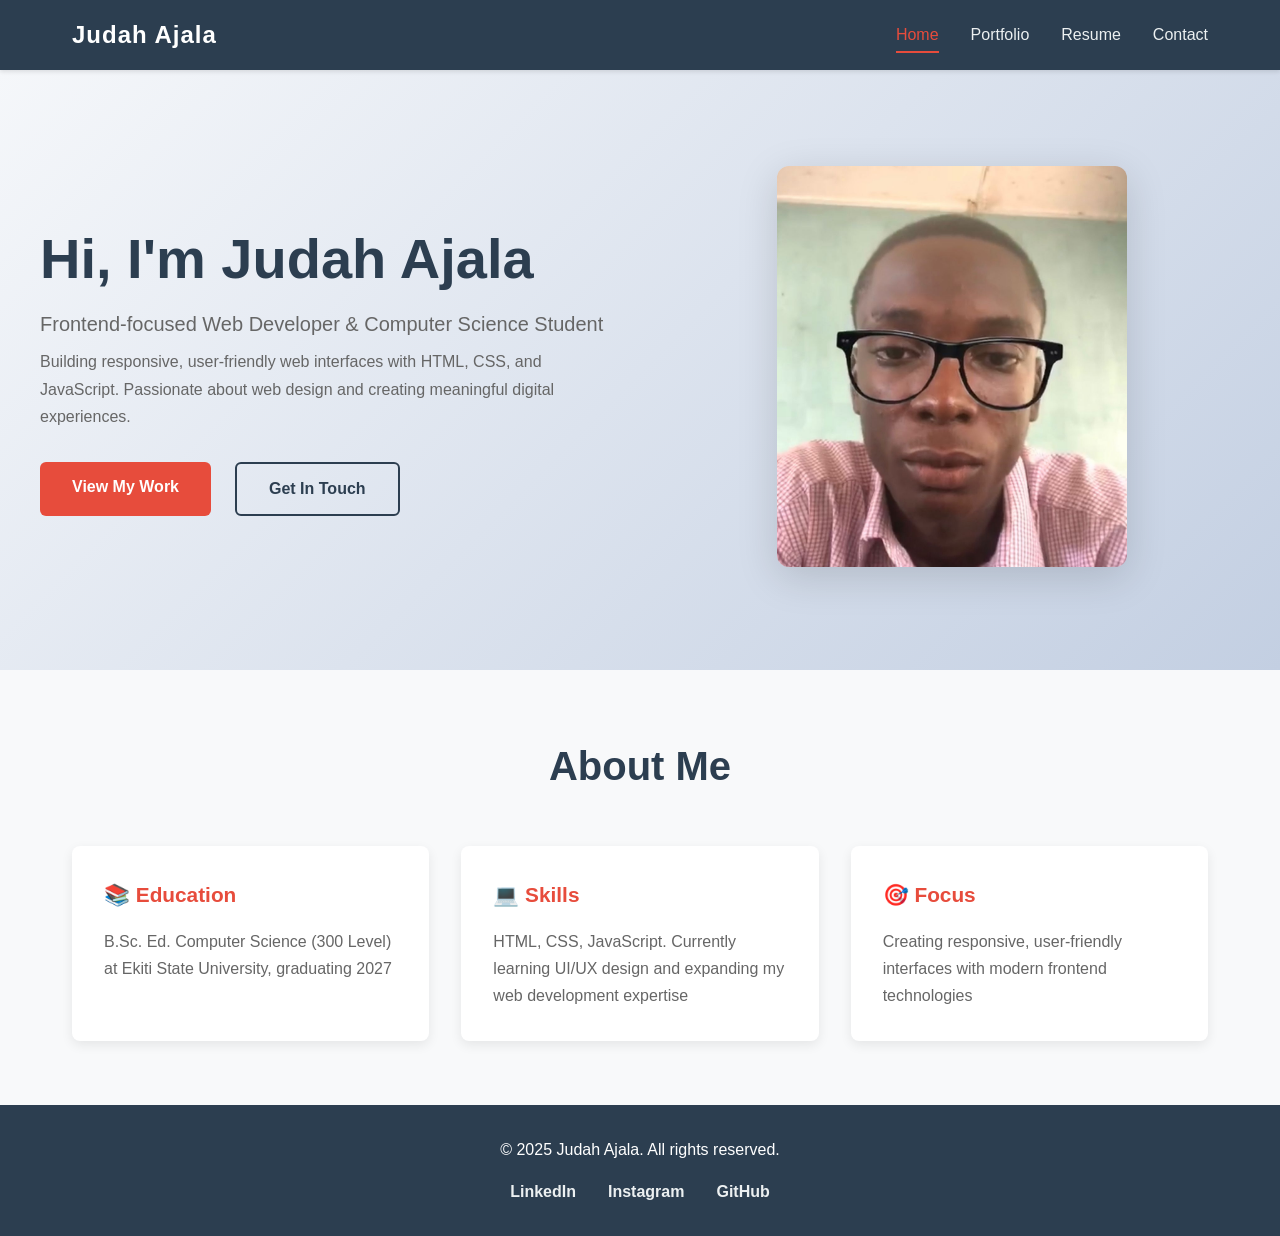
<file: index.html>
<!DOCTYPE html>
<html lang="en">
<head>
    <meta charset="UTF-8">
    <meta name="viewport" content="width=device-width, initial-scale=1.0">
    <title>Judah Ajala - Frontend Developer</title>
    <link rel="stylesheet" href="styles.css">
</head>
<body>
    <!-- Navigation -->
    <nav class="navbar">
        <div class="nav-container">
            <div class="logo">Judah Ajala</div>
            <ul class="nav-menu">
                <li><a href="index.html" class="nav-link active">Home</a></li>
                <li><a href="portfolio.html" class="nav-link">Portfolio</a></li>
                <li><a href="resume.html" class="nav-link">Resume</a></li>
                <li><a href="contact.html" class="nav-link">Contact</a></li>
            </ul>
        </div>
    </nav>

    <!-- Hero Section -->
    <section class="hero">
        <div class="hero-container">
            <div class="hero-content">
                <h1>Hi, I'm Judah Ajala</h1>
                <p>Frontend-focused Web Developer & Computer Science Student</p>
                <p class="hero-description">
                    Building responsive, user-friendly web interfaces with HTML, CSS, and JavaScript. 
                    Passionate about web design and creating meaningful digital experiences.
                </p>
                <div class="hero-buttons">
                    <a href="portfolio.html" class="btn btn-primary">View My Work</a>
                    <a href="contact.html" class="btn btn-secondary">Get In Touch</a>
                </div>
            </div>
            <div class="hero-image">
                <img src="my_photo.jpeg" alt="Judah Ajala">
            </div>
        </div>
    </section>

    <!-- About Preview Section -->
    <section class="about-preview">
        <div class="container">
            <h2>About Me</h2>
            <div class="about-grid">
                <div class="about-card">
                    <h3>📚 Education</h3>
                    <p>B.Sc. Ed. Computer Science (300 Level) at Ekiti State University, graduating 2027</p>
                </div>
                <div class="about-card">
                    <h3>💻 Skills</h3>
                    <p>HTML, CSS, JavaScript. Currently learning UI/UX design and expanding my web development expertise</p>
                </div>
                <div class="about-card">
                    <h3>🎯 Focus</h3>
                    <p>Creating responsive, user-friendly interfaces with modern frontend technologies</p>
                </div>
            </div>
        </div>
    </section>

    <!-- Footer -->
    <footer class="footer">
        <div class="footer-content">
            <p>&copy; 2025 Judah Ajala. All rights reserved.</p>
            <div class="social-links">
                <a href="https://www.linkedin.com/in/judah-ajala-894b92383" target="_blank">LinkedIn</a>
                <a href="https://www.instagram.com/juddddah" target="_blank">Instagram</a>
                <a href="https://github.com/judahajala" target="_blank">GitHub</a>
            </div>
        </div>
    </footer>

    <script src="script.js"></script>
</body>
</html>
</file>
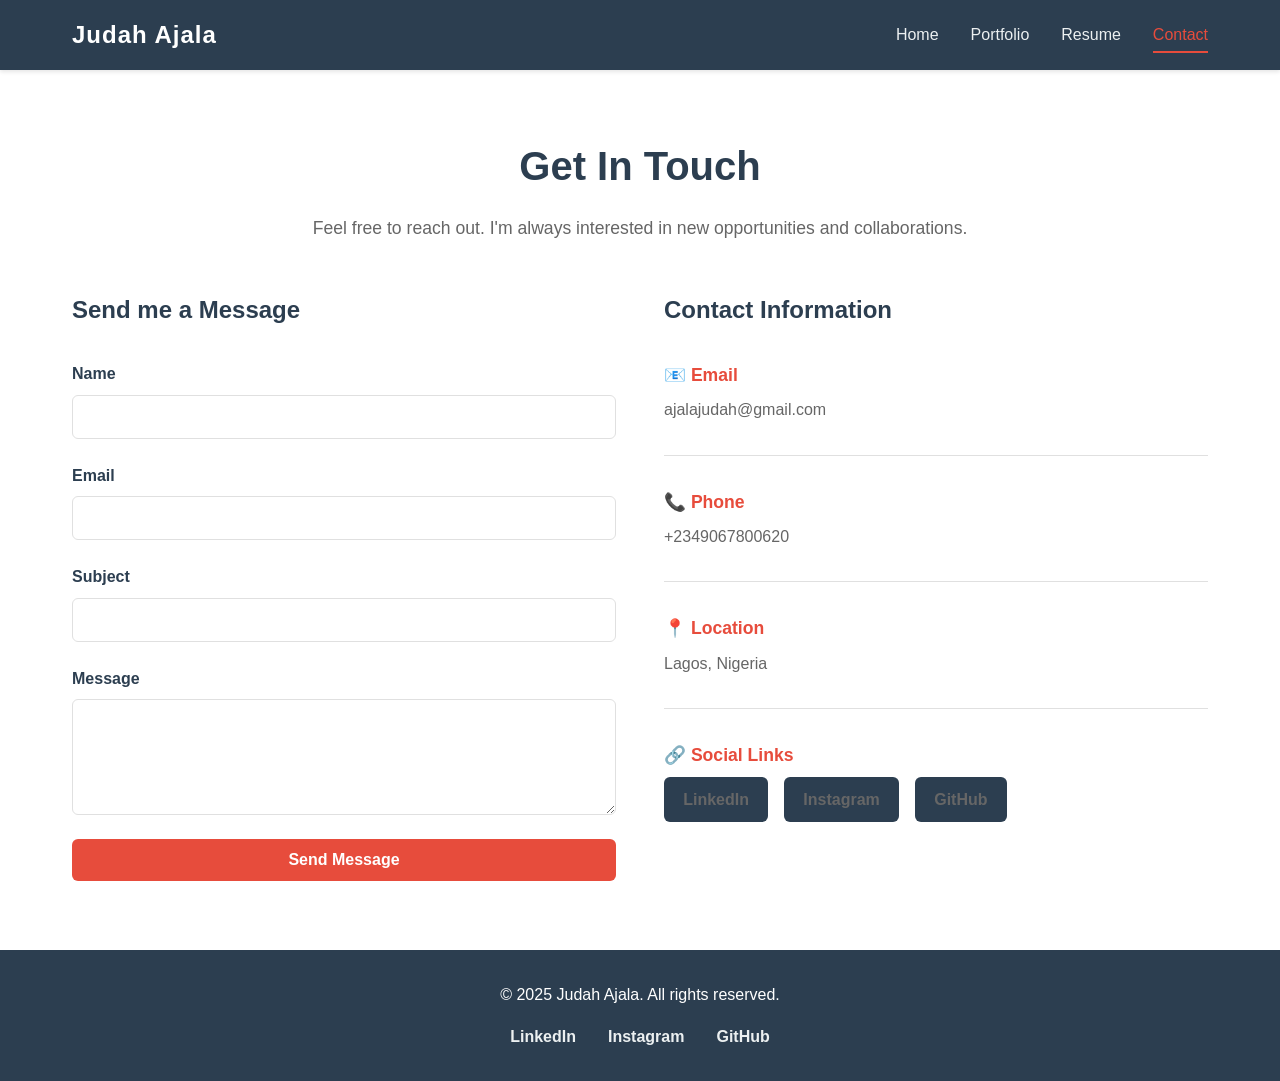
<file: contact.html>
<!DOCTYPE html>
<html lang="en">
<head>
    <meta charset="UTF-8">
    <meta name="viewport" content="width=device-width, initial-scale=1.0">
    <title>Contact - Judah Ajala</title>
    <link rel="stylesheet" href="styles.css">
</head>
<body>
    <!-- Navigation -->
    <nav class="navbar">
        <div class="nav-container">
            <div class="logo">Judah Ajala</div>
            <ul class="nav-menu">
                <li><a href="index.html" class="nav-link">Home</a></li>
                <li><a href="portfolio.html" class="nav-link">Portfolio</a></li>
                <li><a href="resume.html" class="nav-link">Resume</a></li>
                <li><a href="contact.html" class="nav-link active">Contact</a></li>
            </ul>
        </div>
    </nav>

    <!-- Contact Section -->
    <section class="contact-section">
        <div class="container">
            <h1>Get In Touch</h1>
            <p class="section-subtitle">Feel free to reach out. I'm always interested in new opportunities and collaborations.</p>

            <div class="contact-container">
                <!-- Contact Form -->
                <div class="contact-form-wrapper">
                    <h2>Send me a Message</h2>
                    <form class="contact-form" id="contactForm">
                        <div class="form-group">
                            <label for="name">Name</label>
                            <input type="text" id="name" name="name" required>
                        </div>

                        <div class="form-group">
                            <label for="email">Email</label>
                            <input type="email" id="email" name="email" required>
                        </div>

                        <div class="form-group">
                            <label for="subject">Subject</label>
                            <input type="text" id="subject" name="subject" required>
                        </div>

                        <div class="form-group">
                            <label for="message">Message</label>
                            <textarea id="message" name="message" rows="5" required></textarea>
                        </div>

                        <button type="submit" class="btn btn-primary">Send Message</button>
                        <p class="form-message" id="formMessage"></p>
                    </form>
                </div>

                <!-- Contact Info -->
                <div class="contact-info-wrapper">
                    <h2>Contact Information</h2>
                    
                    <div class="contact-info-item">
                        <h3>📧 Email</h3>
                        <p><a href="mailto:ajalajudah@gmail.com">ajalajudah@gmail.com</a></p>
                    </div>

                    <div class="contact-info-item">
                        <h3>📞 Phone</h3>
                        <p><a href="tel:+2349067800620">+2349067800620</a></p>
                    </div>

                    <div class="contact-info-item">
                        <h3>📍 Location</h3>
                        <p>Lagos, Nigeria</p>
                    </div>

                    <div class="contact-info-item">
                        <h3>🔗 Social Links</h3>
                        <div class="contact-social-links">
                            <a href="https://www.linkedin.com/in/judah-ajala-894b92383" target="_blank" class="social-btn">LinkedIn</a>
                            <a href="https://www.instagram.com/juddddah" target="_blank" class="social-btn">Instagram</a>
                            <a href="https://github.com/judahajala" target="_blank" class="social-btn">GitHub</a>
                        </div>
                    </div>
                </div>
            </div>
        </div>
    </section>

    <!-- Footer -->
    <footer class="footer">
        <div class="footer-content">
            <p>&copy; 2025 Judah Ajala. All rights reserved.</p>
            <div class="social-links">
                <a href="https://www.linkedin.com/in/judah-ajala-894b92383" target="_blank">LinkedIn</a>
                <a href="https://www.instagram.com/juddddah" target="_blank">Instagram</a>
                <a href="https://github.com/judahajala" target="_blank">GitHub</a>
            </div>
        </div>
    </footer>

    <script src="script.js"></script>
</body>
</html>
</file>
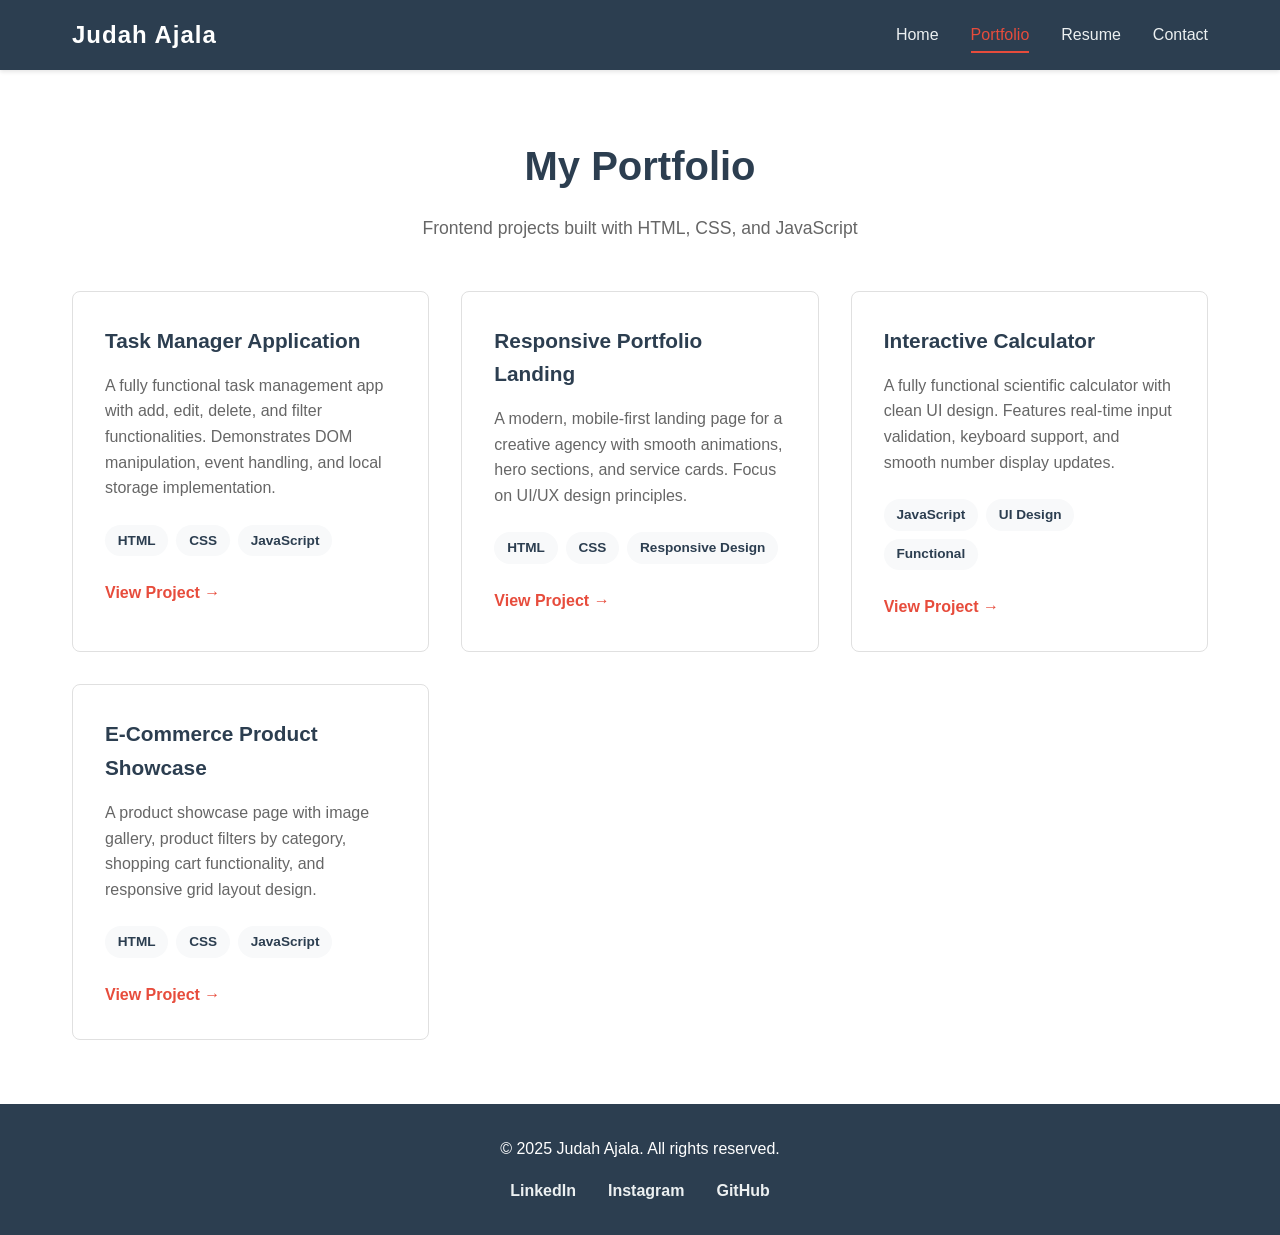
<file: portfolio.html>
<!DOCTYPE html>
<html lang="en">
<head>
    <meta charset="UTF-8">
    <meta name="viewport" content="width=device-width, initial-scale=1.0">
    <title>Portfolio - Judah Ajala</title>
    <link rel="stylesheet" href="styles.css">
</head>
<body>
    <!-- Navigation -->
    <nav class="navbar">
        <div class="nav-container">
            <div class="logo">Judah Ajala</div>
            <ul class="nav-menu">
                <li><a href="index.html" class="nav-link">Home</a></li>
                <li><a href="portfolio.html" class="nav-link active">Portfolio</a></li>
                <li><a href="resume.html" class="nav-link">Resume</a></li>
                <li><a href="contact.html" class="nav-link">Contact</a></li>
            </ul>
        </div>
    </nav>

    <!-- Portfolio Section -->
    <section class="portfolio">
        <div class="container">
            <h1>My Portfolio</h1>
            <p class="section-subtitle">Frontend projects built with HTML, CSS, and JavaScript</p>
            
            <div class="projects-grid">
                <div class="project-card">
                    <div class="project-content">
                        <h3>Task Manager Application</h3>
                        <p>A fully functional task management app with add, edit, delete, and filter functionalities. Demonstrates DOM manipulation, event handling, and local storage implementation.</p>
                        <div class="project-tags">
                            <span class="tag">HTML</span>
                            <span class="tag">CSS</span>
                            <span class="tag">JavaScript</span>
                        </div>
                        <a href="projects/task-manager.html" class="project-link">View Project →</a>
                    </div>
                </div>

                <div class="project-card">
                    <div class="project-content">
                        <h3>Responsive Portfolio Landing</h3>
                        <p>A modern, mobile-first landing page for a creative agency with smooth animations, hero sections, and service cards. Focus on UI/UX design principles.</p>
                        <div class="project-tags">
                            <span class="tag">HTML</span>
                            <span class="tag">CSS</span>
                            <span class="tag">Responsive Design</span>
                        </div>
                        <a href="projects/landing-page.html" class="project-link">View Project →</a>
                    </div>
                </div>

                <div class="project-card">
                    <div class="project-content">
                        <h3>Interactive Calculator</h3>
                        <p>A fully functional scientific calculator with clean UI design. Features real-time input validation, keyboard support, and smooth number display updates.</p>
                        <div class="project-tags">
                            <span class="tag">JavaScript</span>
                            <span class="tag">UI Design</span>
                            <span class="tag">Functional</span>
                        </div>
                        <a href="projects/calculator.html" class="project-link">View Project →</a>
                    </div>
                </div>

                <div class="project-card">
                    <div class="project-content">
                        <h3>E-Commerce Product Showcase</h3>
                        <p>A product showcase page with image gallery, product filters by category, shopping cart functionality, and responsive grid layout design.</p>
                        <div class="project-tags">
                            <span class="tag">HTML</span>
                            <span class="tag">CSS</span>
                            <span class="tag">JavaScript</span>
                        </div>
                        <a href="projects/ecommerce.html" class="project-link">View Project →</a>
                    </div>
                </div>
            </div>
        </div>
    </section>

    <!-- Footer -->
    <footer class="footer">
        <div class="footer-content">
            <p>&copy; 2025 Judah Ajala. All rights reserved.</p>
            <div class="social-links">
                <a href="https://www.linkedin.com/in/judah-ajala-894b92383" target="_blank">LinkedIn</a>
                <a href="https://www.instagram.com/juddddah" target="_blank">Instagram</a>
                <a href="https://github.com/judahajala" target="_blank">GitHub</a>
            </div>
        </div>
    </footer>

    <script src="script.js"></script>
</body>
</html>
</file>
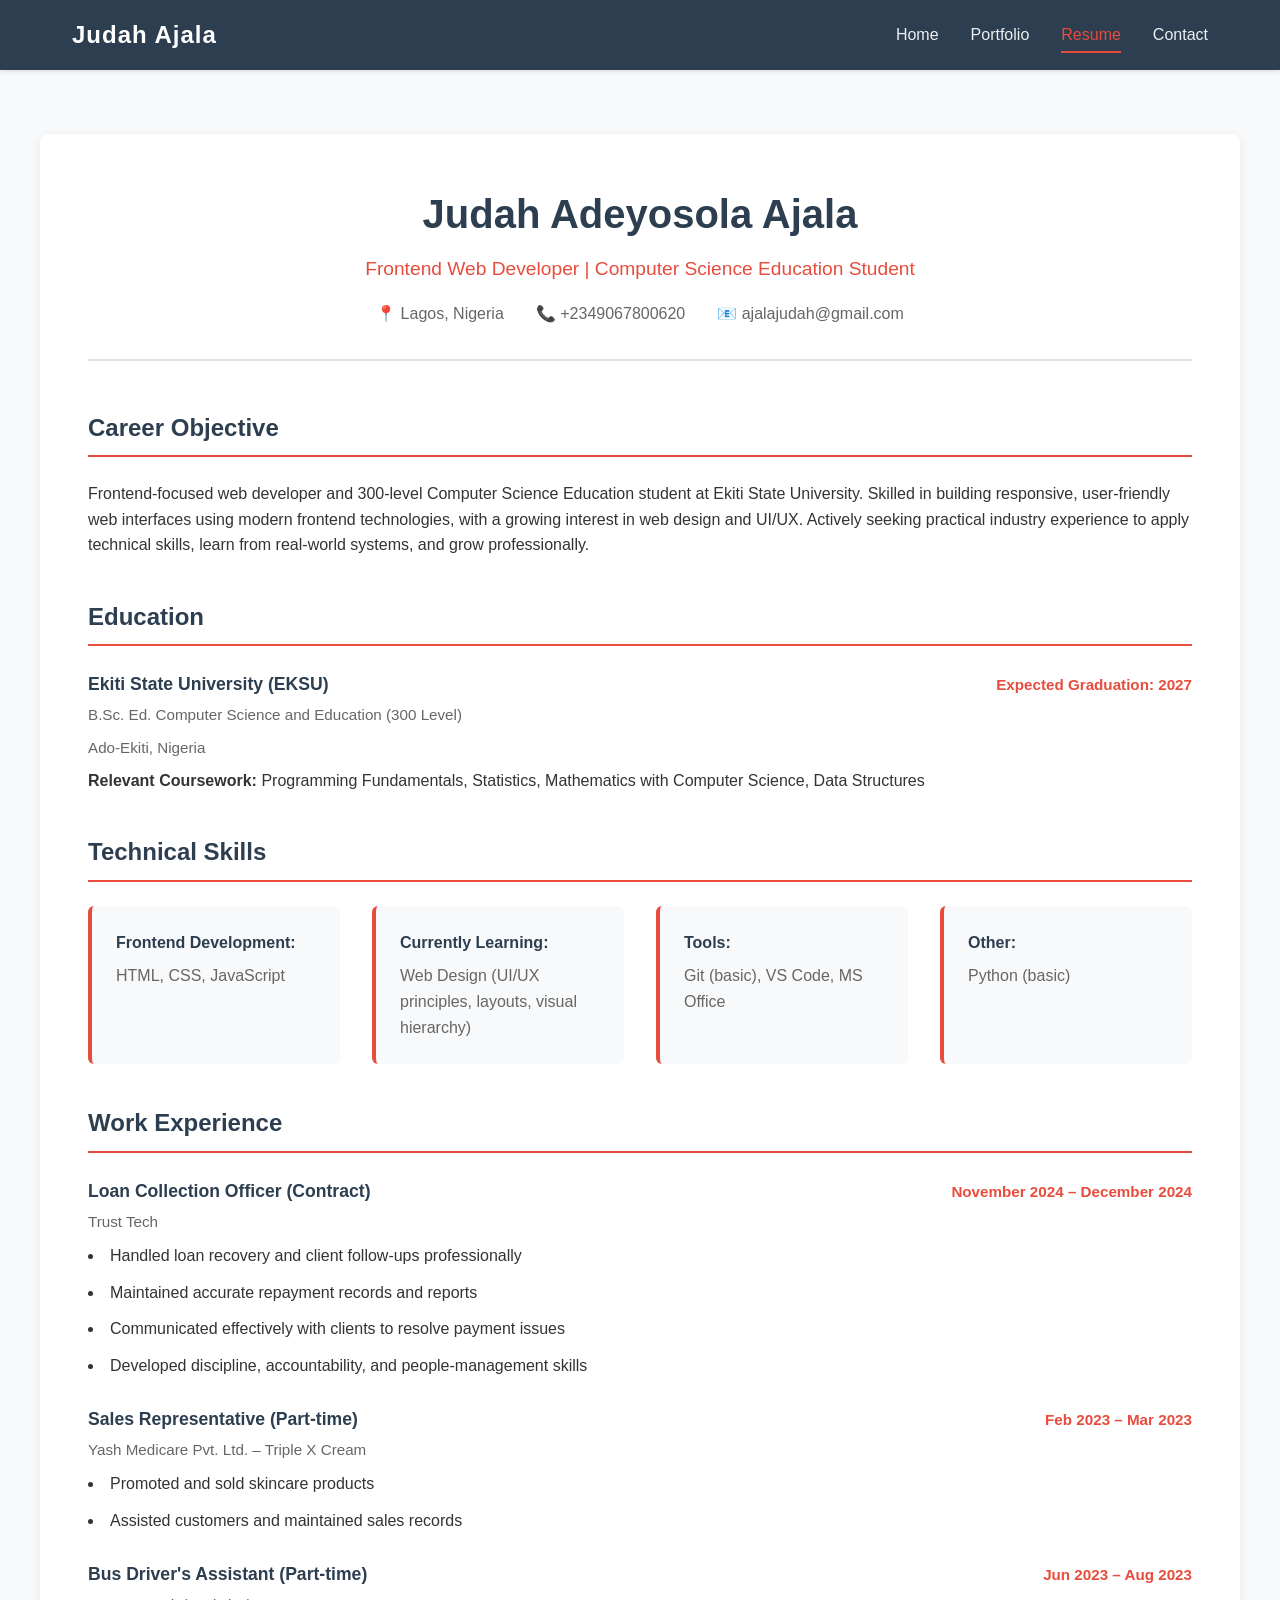
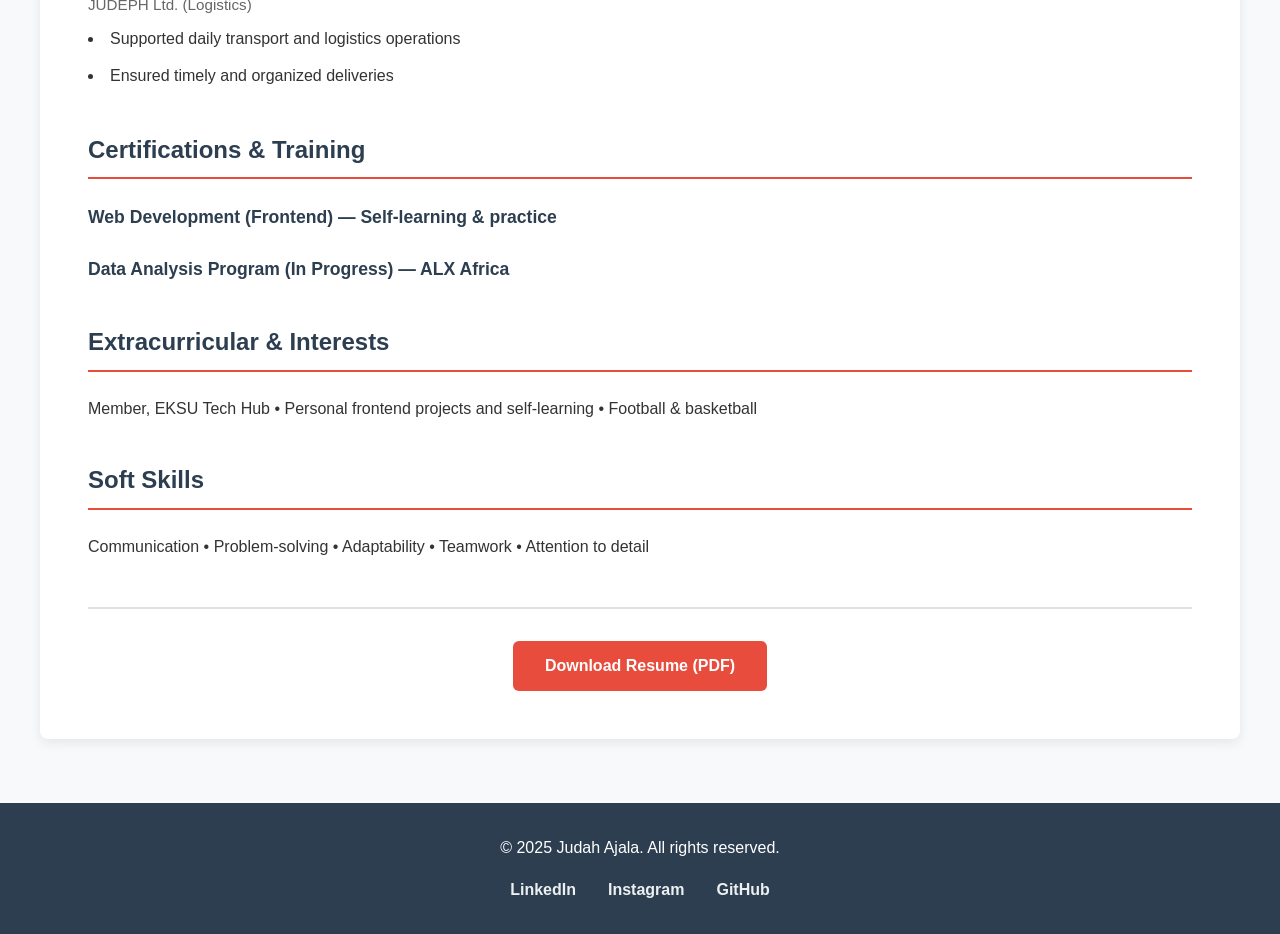
<file: resume.html>
<!DOCTYPE html>
<html lang="en">
<head>
    <meta charset="UTF-8">
    <meta name="viewport" content="width=device-width, initial-scale=1.0">
    <title>Resume - Judah Ajala</title>
    <link rel="stylesheet" href="styles.css">
</head>
<body>
    <!-- Navigation -->
    <nav class="navbar">
        <div class="nav-container">
            <div class="logo">Judah Ajala</div>
            <ul class="nav-menu">
                <li><a href="index.html" class="nav-link">Home</a></li>
                <li><a href="portfolio.html" class="nav-link">Portfolio</a></li>
                <li><a href="resume.html" class="nav-link active">Resume</a></li>
                <li><a href="contact.html" class="nav-link">Contact</a></li>
            </ul>
        </div>
    </nav>

    <!-- Resume Section -->
    <section class="resume-section">
        <div class="container resume-container">
            <div class="resume-header">
                <h1>Judah Adeyosola Ajala</h1>
                <p class="resume-subtitle">Frontend Web Developer | Computer Science Education Student</p>
                <div class="resume-contact">
                    <span>📍 Lagos, Nigeria</span>
                    <span>📞 +2349067800620</span>
                    <span>📧 ajalajudah@gmail.com</span>
                </div>
            </div>

            <div class="resume-content">
                <!-- Career Objective -->
                <section class="resume-section-block">
                    <h2>Career Objective</h2>
                    <p>
                        Frontend-focused web developer and 300-level Computer Science Education student at Ekiti State University. 
                        Skilled in building responsive, user-friendly web interfaces using modern frontend technologies, with a growing 
                        interest in web design and UI/UX. Actively seeking practical industry experience to apply technical skills, learn 
                        from real-world systems, and grow professionally.
                    </p>
                </section>

                <!-- Education -->
                <section class="resume-section-block">
                    <h2>Education</h2>
                    <div class="resume-item">
                        <div class="resume-item-header">
                            <h3>Ekiti State University (EKSU)</h3>
                            <span class="date">Expected Graduation: 2027</span>
                        </div>
                        <p class="resume-item-subtitle">B.Sc. Ed. Computer Science and Education (300 Level)</p>
                        <p class="resume-item-subtitle">Ado-Ekiti, Nigeria</p>
                        <p class="resume-details"><strong>Relevant Coursework:</strong> Programming Fundamentals, Statistics, Mathematics with Computer Science, Data Structures</p>
                    </div>
                </section>

                <!-- Technical Skills -->
                <section class="resume-section-block">
                    <h2>Technical Skills</h2>
                    <div class="skills-grid">
                        <div class="skill-item">
                            <strong>Frontend Development:</strong>
                            <p>HTML, CSS, JavaScript</p>
                        </div>
                        <div class="skill-item">
                            <strong>Currently Learning:</strong>
                            <p>Web Design (UI/UX principles, layouts, visual hierarchy)</p>
                        </div>
                        <div class="skill-item">
                            <strong>Tools:</strong>
                            <p>Git (basic), VS Code, MS Office</p>
                        </div>
                        <div class="skill-item">
                            <strong>Other:</strong>
                            <p>Python (basic)</p>
                        </div>
                    </div>
                </section>

                <!-- Work Experience -->
                <section class="resume-section-block">
                    <h2>Work Experience</h2>
                    
                    <div class="resume-item">
                        <div class="resume-item-header">
                            <h3>Loan Collection Officer (Contract)</h3>
                            <span class="date">November 2024 – December 2024</span>
                        </div>
                        <p class="resume-item-subtitle">Trust Tech</p>
                        <ul class="resume-list">
                            <li>Handled loan recovery and client follow-ups professionally</li>
                            <li>Maintained accurate repayment records and reports</li>
                            <li>Communicated effectively with clients to resolve payment issues</li>
                            <li>Developed discipline, accountability, and people-management skills</li>
                        </ul>
                    </div>

                    <div class="resume-item">
                        <div class="resume-item-header">
                            <h3>Sales Representative (Part-time)</h3>
                            <span class="date">Feb 2023 – Mar 2023</span>
                        </div>
                        <p class="resume-item-subtitle">Yash Medicare Pvt. Ltd. – Triple X Cream</p>
                        <ul class="resume-list">
                            <li>Promoted and sold skincare products</li>
                            <li>Assisted customers and maintained sales records</li>
                        </ul>
                    </div>

                    <div class="resume-item">
                        <div class="resume-item-header">
                            <h3>Bus Driver's Assistant (Part-time)</h3>
                            <span class="date">Jun 2023 – Aug 2023</span>
                        </div>
                        <p class="resume-item-subtitle">JUDEPH Ltd. (Logistics)</p>
                        <ul class="resume-list">
                            <li>Supported daily transport and logistics operations</li>
                            <li>Ensured timely and organized deliveries</li>
                        </ul>
                    </div>
                </section>

                <!-- Certifications & Training -->
                <section class="resume-section-block">
                    <h2>Certifications & Training</h2>
                    <div class="resume-item">
                        <h3>Web Development (Frontend) — Self-learning & practice</h3>
                    </div>
                    <div class="resume-item">
                        <h3>Data Analysis Program (In Progress) — ALX Africa</h3>
                    </div>
                </section>

                <!-- Extracurricular & Interests -->
                <section class="resume-section-block">
                    <h2>Extracurricular & Interests</h2>
                    <p>Member, EKSU Tech Hub • Personal frontend projects and self-learning • Football & basketball</p>
                </section>

                <!-- Soft Skills -->
                <section class="resume-section-block">
                    <h2>Soft Skills</h2>
                    <p>Communication • Problem-solving • Adaptability • Teamwork • Attention to detail</p>
                </section>
            </div>

            <div class="resume-action">
                <a href="#" class="btn btn-primary" download>Download Resume (PDF)</a>
            </div>
        </div>
    </section>

    <!-- Footer -->
    <footer class="footer">
        <div class="footer-content">
            <p>&copy; 2025 Judah Ajala. All rights reserved.</p>
            <div class="social-links">
                <a href="https://www.linkedin.com/in/judah-ajala-894b92383" target="_blank">LinkedIn</a>
                <a href="https://www.instagram.com/juddddah" target="_blank">Instagram</a>
                <a href="https://github.com/judahajala" target="_blank">GitHub</a>
            </div>
        </div>
    </footer>

    <script src="script.js"></script>
</body>
</html>
</file>
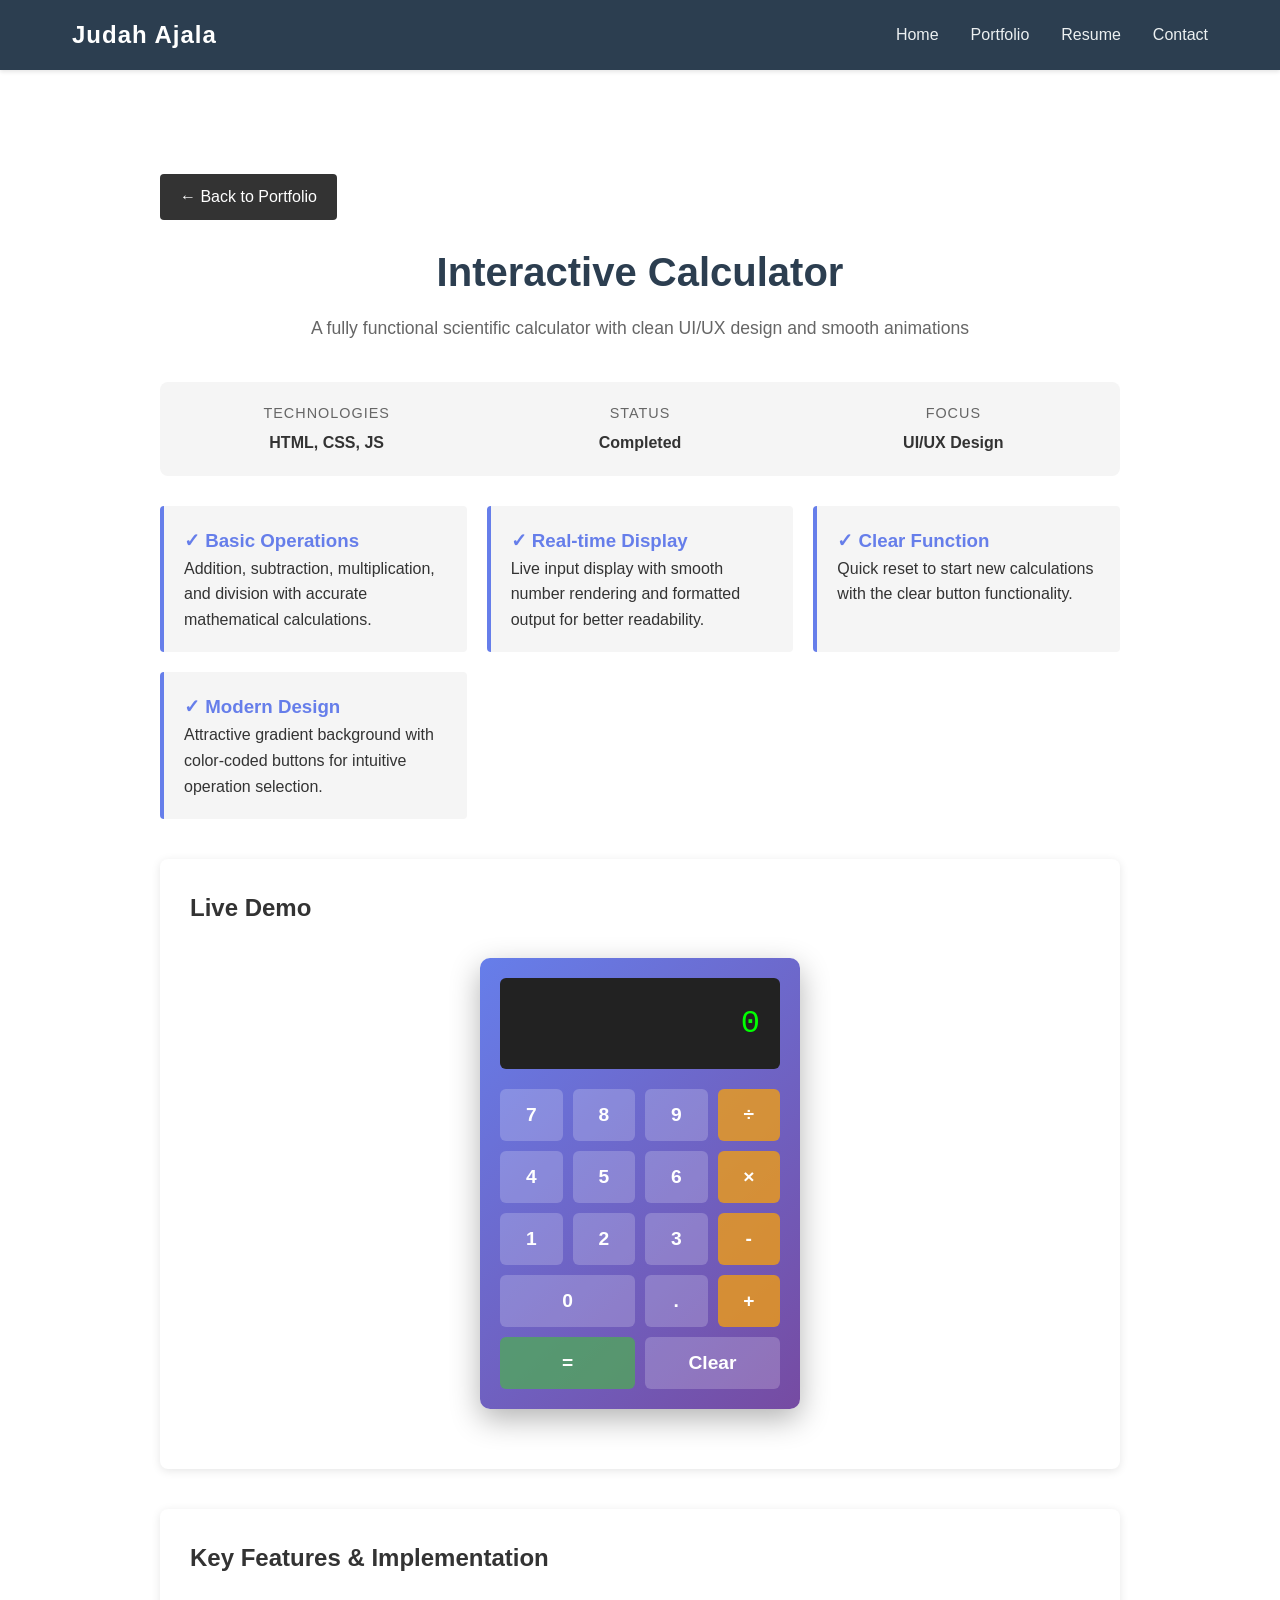
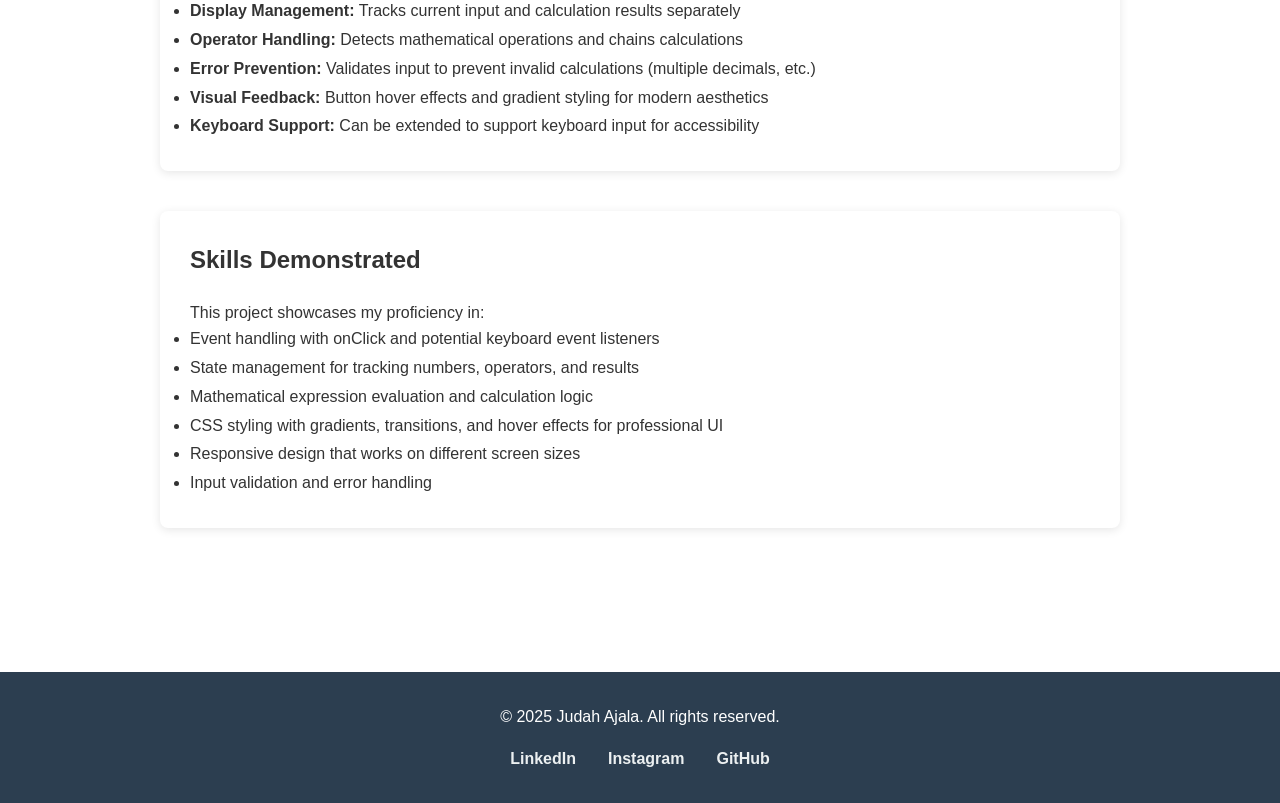
<file: projects/calculator.html>
<!DOCTYPE html>
<html lang="en">
<head>
    <meta charset="UTF-8">
    <meta name="viewport" content="width=device-width, initial-scale=1.0">
    <title>Interactive Calculator - Judah Ajala Portfolio</title>
    <link rel="stylesheet" href="../styles.css">
    <style>
        .project-detail-container {
            max-width: 1000px;
            margin: 0 auto;
            padding: 40px 20px;
        }

        .project-header {
            text-align: center;
            margin-bottom: 40px;
        }

        .project-header h1 {
            font-size: 2.5rem;
            margin-bottom: 10px;
        }

        .project-header p {
            color: #666;
            font-size: 1.1rem;
        }

        .project-info {
            display: grid;
            grid-template-columns: repeat(auto-fit, minmax(150px, 1fr));
            gap: 20px;
            margin: 30px 0;
            padding: 20px;
            background: #f5f5f5;
            border-radius: 8px;
        }

        .info-item {
            text-align: center;
        }

        .info-label {
            color: #666;
            font-size: 0.9rem;
            text-transform: uppercase;
            letter-spacing: 1px;
            margin-bottom: 5px;
        }

        .info-value {
            font-weight: bold;
            color: #333;
        }

        .demo-section {
            margin: 40px 0;
            padding: 30px;
            background: white;
            border-radius: 8px;
            box-shadow: 0 2px 10px rgba(0,0,0,0.1);
        }

        .demo-section h2 {
            margin-bottom: 20px;
            color: #333;
        }

        .calculator-wrapper {
            display: flex;
            justify-content: center;
            margin: 30px 0;
        }

        .calculator {
            background: linear-gradient(135deg, #667eea 0%, #764ba2 100%);
            padding: 20px;
            border-radius: 10px;
            box-shadow: 0 10px 30px rgba(0,0,0,0.3);
            width: 100%;
            max-width: 320px;
        }

        .display {
            background: #222;
            color: #00ff00;
            font-size: 2rem;
            padding: 20px;
            border-radius: 6px;
            text-align: right;
            margin-bottom: 20px;
            font-family: 'Courier New', monospace;
            min-height: 60px;
            word-wrap: break-word;
            word-break: break-all;
        }

        .buttons {
            display: grid;
            grid-template-columns: repeat(4, 1fr);
            gap: 10px;
        }

        .calc-btn {
            padding: 15px;
            border: none;
            border-radius: 6px;
            font-size: 1.2rem;
            cursor: pointer;
            transition: all 0.3s;
            font-weight: bold;
            background: rgba(255,255,255,0.2);
            color: white;
        }

        .calc-btn:hover {
            background: rgba(255,255,255,0.3);
            transform: scale(1.05);
        }

        .calc-btn.operator {
            background: rgba(255,165,0,0.7);
        }

        .calc-btn.operator:hover {
            background: rgba(255,165,0,0.9);
        }

        .calc-btn.equals {
            grid-column: span 2;
            background: rgba(76,175,80,0.7);
        }

        .calc-btn.equals:hover {
            background: rgba(76,175,80,0.9);
        }

        .features {
            display: grid;
            grid-template-columns: repeat(auto-fit, minmax(250px, 1fr));
            gap: 20px;
            margin: 30px 0;
        }

        .feature-card {
            padding: 20px;
            background: #f5f5f5;
            border-left: 4px solid #667eea;
            border-radius: 4px;
        }

        .feature-card h3 {
            margin-top: 0;
            color: #667eea;
        }

        .back-btn {
            display: inline-block;
            margin-bottom: 20px;
            padding: 10px 20px;
            background: #333;
            color: white;
            text-decoration: none;
            border-radius: 4px;
            transition: background 0.3s;
        }

        .back-btn:hover {
            background: #555;
        }
    </style>
</head>
<body>
    <!-- Navigation -->
    <nav class="navbar">
        <div class="nav-container">
            <div class="logo">Judah Ajala</div>
            <ul class="nav-menu">
                <li><a href="../index.html" class="nav-link">Home</a></li>
                <li><a href="../portfolio.html" class="nav-link active">Portfolio</a></li>
                <li><a href="../resume.html" class="nav-link">Resume</a></li>
                <li><a href="../contact.html" class="nav-link">Contact</a></li>
            </ul>
        </div>
    </nav>

    <!-- Project Detail -->
    <section class="portfolio">
        <div class="project-detail-container">
            <a href="../portfolio.html" class="back-btn">← Back to Portfolio</a>
            
            <div class="project-header">
                <h1>Interactive Calculator</h1>
                <p>A fully functional scientific calculator with clean UI/UX design and smooth animations</p>
            </div>

            <div class="project-info">
                <div class="info-item">
                    <div class="info-label">Technologies</div>
                    <div class="info-value">HTML, CSS, JS</div>
                </div>
                <div class="info-item">
                    <div class="info-label">Status</div>
                    <div class="info-value">Completed</div>
                </div>
                <div class="info-item">
                    <div class="info-label">Focus</div>
                    <div class="info-value">UI/UX Design</div>
                </div>
            </div>

            <div class="features">
                <div class="feature-card">
                    <h3>✓ Basic Operations</h3>
                    <p>Addition, subtraction, multiplication, and division with accurate mathematical calculations.</p>
                </div>
                <div class="feature-card">
                    <h3>✓ Real-time Display</h3>
                    <p>Live input display with smooth number rendering and formatted output for better readability.</p>
                </div>
                <div class="feature-card">
                    <h3>✓ Clear Function</h3>
                    <p>Quick reset to start new calculations with the clear button functionality.</p>
                </div>
                <div class="feature-card">
                    <h3>✓ Modern Design</h3>
                    <p>Attractive gradient background with color-coded buttons for intuitive operation selection.</p>
                </div>
            </div>

            <div class="demo-section">
                <h2>Live Demo</h2>
                <div class="calculator-wrapper">
                    <div class="calculator">
                        <div class="display" id="display">0</div>
                        <div class="buttons">
                            <button class="calc-btn" onclick="appendNumber('7')">7</button>
                            <button class="calc-btn" onclick="appendNumber('8')">8</button>
                            <button class="calc-btn" onclick="appendNumber('9')">9</button>
                            <button class="calc-btn operator" onclick="setOperator('÷')">÷</button>
                            
                            <button class="calc-btn" onclick="appendNumber('4')">4</button>
                            <button class="calc-btn" onclick="appendNumber('5')">5</button>
                            <button class="calc-btn" onclick="appendNumber('6')">6</button>
                            <button class="calc-btn operator" onclick="setOperator('×')">×</button>
                            
                            <button class="calc-btn" onclick="appendNumber('1')">1</button>
                            <button class="calc-btn" onclick="appendNumber('2')">2</button>
                            <button class="calc-btn" onclick="appendNumber('3')">3</button>
                            <button class="calc-btn operator" onclick="setOperator('-')">-</button>
                            
                            <button class="calc-btn" onclick="appendNumber('0')" style="grid-column: span 2;">0</button>
                            <button class="calc-btn" onclick="appendNumber('.')">.</button>
                            <button class="calc-btn operator" onclick="setOperator('+')">+</button>
                            
                            <button class="calc-btn equals" onclick="calculate()">=</button>
                            <button class="calc-btn" onclick="clearDisplay()" style="grid-column: span 2;">Clear</button>
                        </div>
                    </div>
                </div>
            </div>

            <div class="demo-section">
                <h2>Key Features & Implementation</h2>
                <ul style="line-height: 1.8;">
                    <li><strong>Display Management:</strong> Tracks current input and calculation results separately</li>
                    <li><strong>Operator Handling:</strong> Detects mathematical operations and chains calculations</li>
                    <li><strong>Error Prevention:</strong> Validates input to prevent invalid calculations (multiple decimals, etc.)</li>
                    <li><strong>Visual Feedback:</strong> Button hover effects and gradient styling for modern aesthetics</li>
                    <li><strong>Keyboard Support:</strong> Can be extended to support keyboard input for accessibility</li>
                </ul>
            </div>

            <div class="demo-section">
                <h2>Skills Demonstrated</h2>
                <p>This project showcases my proficiency in:</p>
                <ul style="line-height: 1.8;">
                    <li>Event handling with onClick and potential keyboard event listeners</li>
                    <li>State management for tracking numbers, operators, and results</li>
                    <li>Mathematical expression evaluation and calculation logic</li>
                    <li>CSS styling with gradients, transitions, and hover effects for professional UI</li>
                    <li>Responsive design that works on different screen sizes</li>
                    <li>Input validation and error handling</li>
                </ul>
            </div>
        </div>
    </section>

    <!-- Footer -->
    <footer class="footer">
        <div class="footer-content">
            <p>&copy; 2025 Judah Ajala. All rights reserved.</p>
            <div class="social-links">
                <a href="https://www.linkedin.com/in/judah-ajala-894b92383" target="_blank">LinkedIn</a>
                <a href="https://www.instagram.com/juddddah" target="_blank">Instagram</a>
                <a href="https://github.com/judahajala" target="_blank">GitHub</a>
            </div>
        </div>
    </footer>

    <script src="../script.js"></script>
    <script>
        let display = document.getElementById('display');
        let currentValue = '0';
        let previousValue = '';
        let operation = null;

        function appendNumber(num) {
            if(currentValue === '0' && num !== '.') {
                currentValue = num;
            } else if(!(currentValue.includes('.') && num === '.')) {
                currentValue += num;
            }
            updateDisplay();
        }

        function setOperator(op) {
            previousValue = currentValue;
            operation = op;
            currentValue = '0';
        }

        function calculate() {
            if(!operation || previousValue === '') return;
            
            let result = 0;
            const prev = parseFloat(previousValue);
            const current = parseFloat(currentValue);
            
            switch(operation) {
                case '+': result = prev + current; break;
                case '-': result = prev - current; break;
                case '×': result = prev * current; break;
                case '÷': result = prev / current; break;
            }
            
            currentValue = result.toString();
            operation = null;
            previousValue = '';
            updateDisplay();
        }

        function clearDisplay() {
            currentValue = '0';
            previousValue = '';
            operation = null;
            updateDisplay();
        }

        function updateDisplay() {
            display.textContent = currentValue;
        }
    </script>
</body>
</html>
</file>
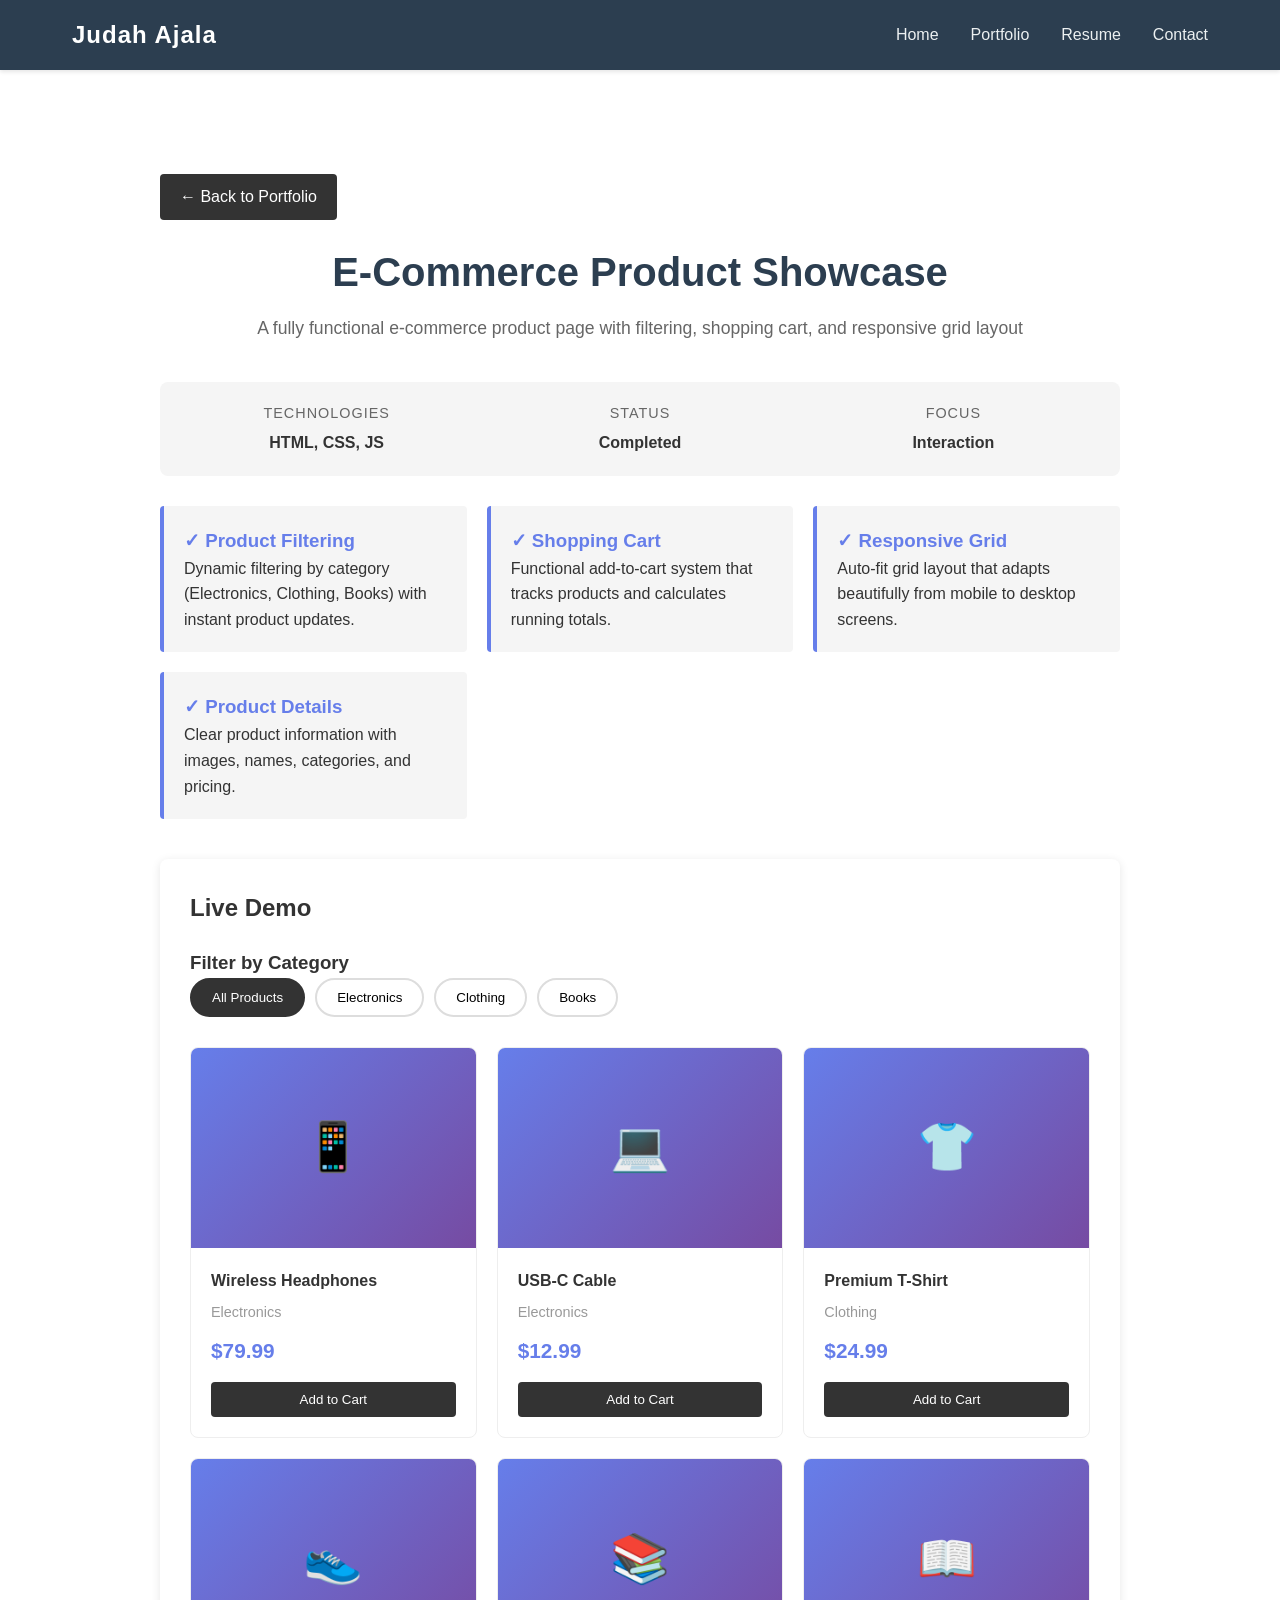
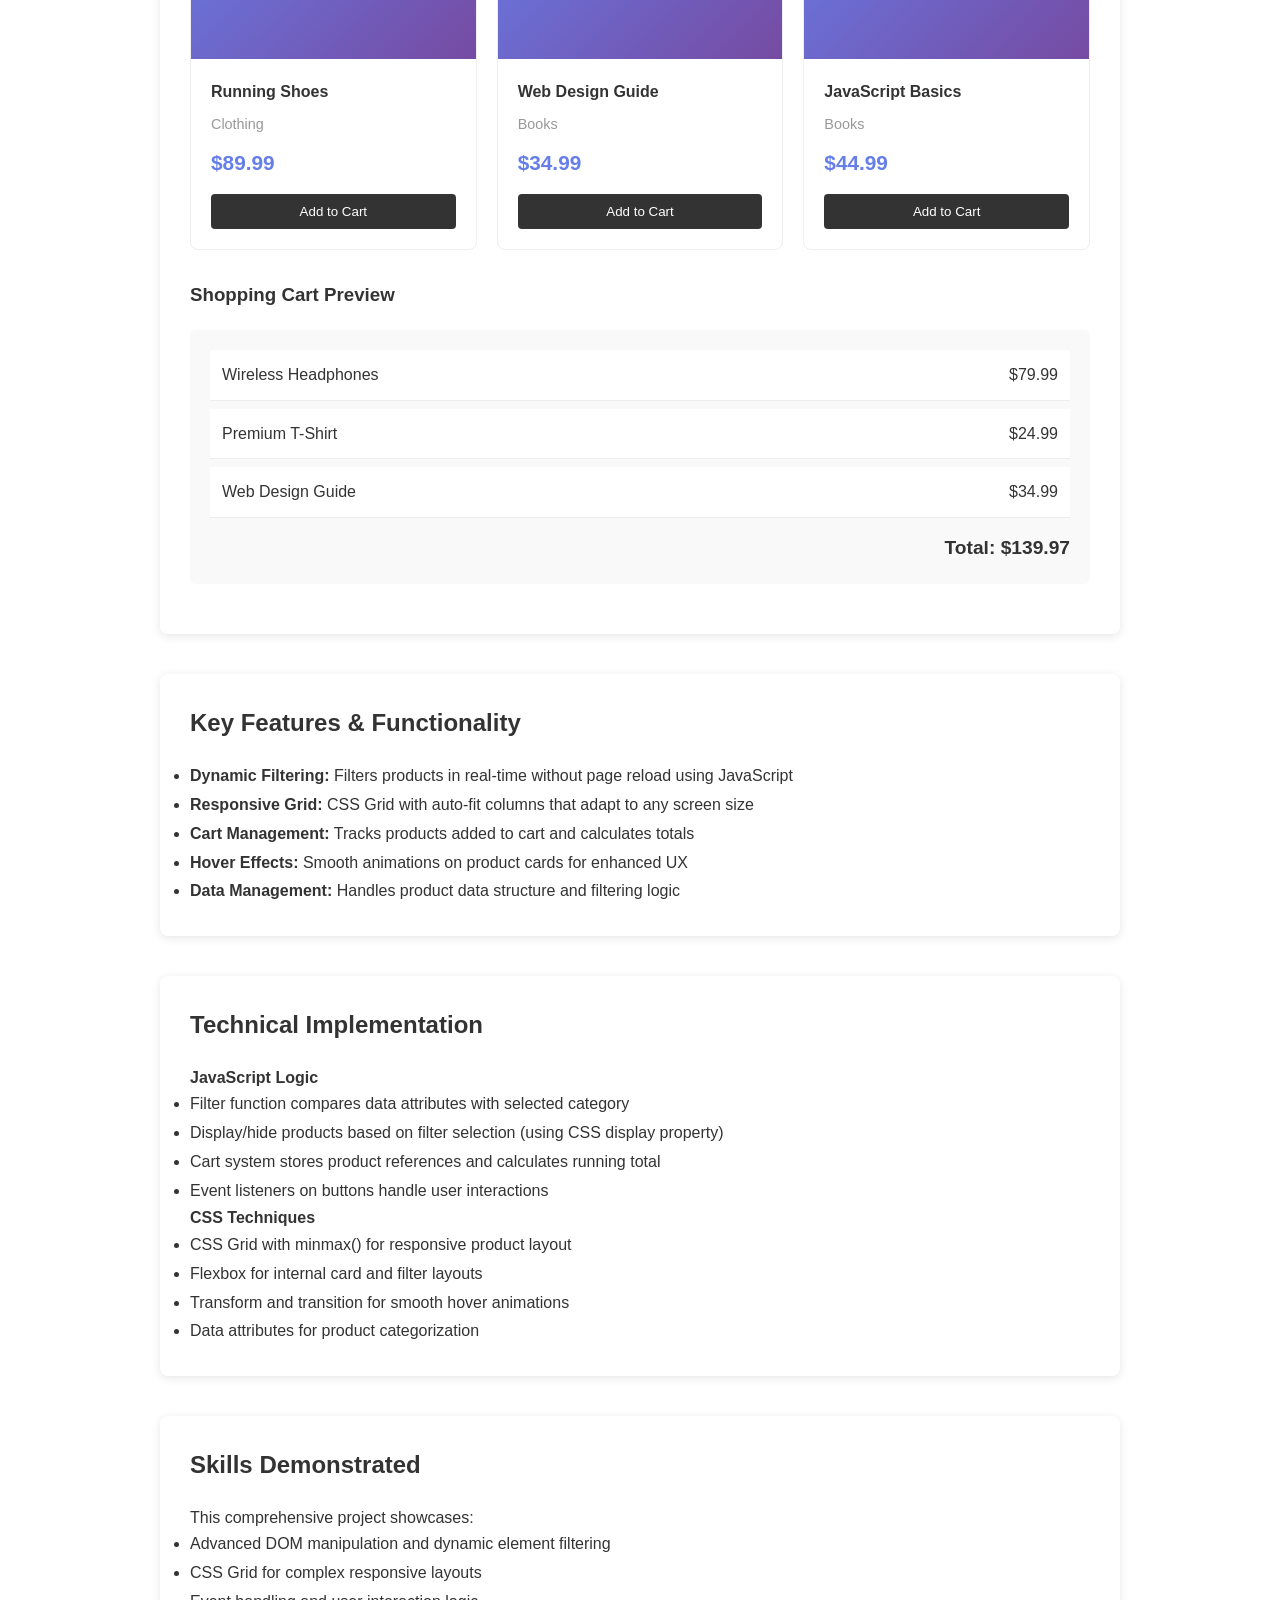
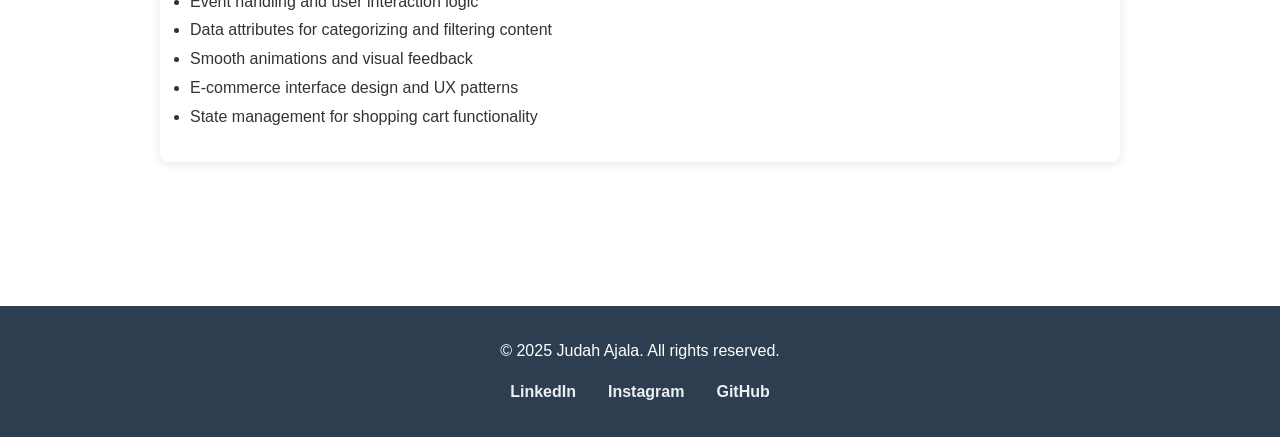
<file: projects/ecommerce.html>
<!DOCTYPE html>
<html lang="en">
<head>
    <meta charset="UTF-8">
    <meta name="viewport" content="width=device-width, initial-scale=1.0">
    <title>E-Commerce Showcase - Judah Ajala Portfolio</title>
    <link rel="stylesheet" href="../styles.css">
    <style>
        .project-detail-container {
            max-width: 1000px;
            margin: 0 auto;
            padding: 40px 20px;
        }

        .project-header {
            text-align: center;
            margin-bottom: 40px;
        }

        .project-header h1 {
            font-size: 2.5rem;
            margin-bottom: 10px;
        }

        .project-header p {
            color: #666;
            font-size: 1.1rem;
        }

        .project-info {
            display: grid;
            grid-template-columns: repeat(auto-fit, minmax(150px, 1fr));
            gap: 20px;
            margin: 30px 0;
            padding: 20px;
            background: #f5f5f5;
            border-radius: 8px;
        }

        .info-item {
            text-align: center;
        }

        .info-label {
            color: #666;
            font-size: 0.9rem;
            text-transform: uppercase;
            letter-spacing: 1px;
            margin-bottom: 5px;
        }

        .info-value {
            font-weight: bold;
            color: #333;
        }

        .demo-section {
            margin: 40px 0;
            padding: 30px;
            background: white;
            border-radius: 8px;
            box-shadow: 0 2px 10px rgba(0,0,0,0.1);
        }

        .demo-section h2 {
            margin-bottom: 20px;
            color: #333;
        }

        .filter-section {
            display: flex;
            gap: 10px;
            margin-bottom: 30px;
            flex-wrap: wrap;
        }

        .filter-btn {
            padding: 10px 20px;
            border: 2px solid #ddd;
            background: white;
            border-radius: 25px;
            cursor: pointer;
            transition: all 0.3s;
            font-weight: 500;
        }

        .filter-btn:hover,
        .filter-btn.active {
            background: #333;
            color: white;
            border-color: #333;
        }

        .products-grid {
            display: grid;
            grid-template-columns: repeat(auto-fill, minmax(220px, 1fr));
            gap: 20px;
            margin: 30px 0;
        }

        .product-card {
            background: white;
            border: 1px solid #eee;
            border-radius: 8px;
            overflow: hidden;
            transition: transform 0.3s, box-shadow 0.3s;
        }

        .product-card:hover {
            transform: translateY(-8px);
            box-shadow: 0 8px 20px rgba(0,0,0,0.1);
        }

        .product-image {
            width: 100%;
            height: 200px;
            background: linear-gradient(135deg, #667eea 0%, #764ba2 100%);
            display: flex;
            align-items: center;
            justify-content: center;
            color: white;
            font-size: 3rem;
        }

        .product-info {
            padding: 20px;
        }

        .product-name {
            font-weight: bold;
            margin-bottom: 8px;
            color: #333;
        }

        .product-category {
            color: #999;
            font-size: 0.9rem;
            margin-bottom: 10px;
        }

        .product-price {
            color: #667eea;
            font-size: 1.3rem;
            font-weight: bold;
            margin-bottom: 15px;
        }

        .add-to-cart {
            width: 100%;
            padding: 10px;
            background: #333;
            color: white;
            border: none;
            border-radius: 4px;
            cursor: pointer;
            transition: background 0.3s;
        }

        .add-to-cart:hover {
            background: #555;
        }

        .features {
            display: grid;
            grid-template-columns: repeat(auto-fit, minmax(250px, 1fr));
            gap: 20px;
            margin: 30px 0;
        }

        .feature-card {
            padding: 20px;
            background: #f5f5f5;
            border-left: 4px solid #667eea;
            border-radius: 4px;
        }

        .feature-card h3 {
            margin-top: 0;
            color: #667eea;
        }

        .cart-preview {
            background: #f9f9f9;
            padding: 20px;
            border-radius: 6px;
            margin: 20px 0;
        }

        .cart-item {
            display: flex;
            justify-content: space-between;
            align-items: center;
            padding: 12px;
            background: white;
            border-bottom: 1px solid #eee;
            margin-bottom: 8px;
        }

        .cart-item:last-child {
            border-bottom: none;
        }

        .cart-total {
            text-align: right;
            margin-top: 15px;
            font-size: 1.2rem;
            font-weight: bold;
            color: #333;
        }

        .back-btn {
            display: inline-block;
            margin-bottom: 20px;
            padding: 10px 20px;
            background: #333;
            color: white;
            text-decoration: none;
            border-radius: 4px;
            transition: background 0.3s;
        }

        .back-btn:hover {
            background: #555;
        }
    </style>
</head>
<body>
    <!-- Navigation -->
    <nav class="navbar">
        <div class="nav-container">
            <div class="logo">Judah Ajala</div>
            <ul class="nav-menu">
                <li><a href="../index.html" class="nav-link">Home</a></li>
                <li><a href="../portfolio.html" class="nav-link active">Portfolio</a></li>
                <li><a href="../resume.html" class="nav-link">Resume</a></li>
                <li><a href="../contact.html" class="nav-link">Contact</a></li>
            </ul>
        </div>
    </nav>

    <!-- Project Detail -->
    <section class="portfolio">
        <div class="project-detail-container">
            <a href="../portfolio.html" class="back-btn">← Back to Portfolio</a>
            
            <div class="project-header">
                <h1>E-Commerce Product Showcase</h1>
                <p>A fully functional e-commerce product page with filtering, shopping cart, and responsive grid layout</p>
            </div>

            <div class="project-info">
                <div class="info-item">
                    <div class="info-label">Technologies</div>
                    <div class="info-value">HTML, CSS, JS</div>
                </div>
                <div class="info-item">
                    <div class="info-label">Status</div>
                    <div class="info-value">Completed</div>
                </div>
                <div class="info-item">
                    <div class="info-label">Focus</div>
                    <div class="info-value">Interaction</div>
                </div>
            </div>

            <div class="features">
                <div class="feature-card">
                    <h3>✓ Product Filtering</h3>
                    <p>Dynamic filtering by category (Electronics, Clothing, Books) with instant product updates.</p>
                </div>
                <div class="feature-card">
                    <h3>✓ Shopping Cart</h3>
                    <p>Functional add-to-cart system that tracks products and calculates running totals.</p>
                </div>
                <div class="feature-card">
                    <h3>✓ Responsive Grid</h3>
                    <p>Auto-fit grid layout that adapts beautifully from mobile to desktop screens.</p>
                </div>
                <div class="feature-card">
                    <h3>✓ Product Details</h3>
                    <p>Clear product information with images, names, categories, and pricing.</p>
                </div>
            </div>

            <div class="demo-section">
                <h2>Live Demo</h2>
                
                <div style="margin-bottom: 20px;">
                    <h3>Filter by Category</h3>
                    <div class="filter-section">
                        <button class="filter-btn active" onclick="filterProducts('all')">All Products</button>
                        <button class="filter-btn" onclick="filterProducts('electronics')">Electronics</button>
                        <button class="filter-btn" onclick="filterProducts('clothing')">Clothing</button>
                        <button class="filter-btn" onclick="filterProducts('books')">Books</button>
                    </div>
                </div>

                <div class="products-grid" id="productsGrid">
                    <div class="product-card" data-category="electronics">
                        <div class="product-image">📱</div>
                        <div class="product-info">
                            <div class="product-name">Wireless Headphones</div>
                            <div class="product-category">Electronics</div>
                            <div class="product-price">$79.99</div>
                            <button class="add-to-cart">Add to Cart</button>
                        </div>
                    </div>

                    <div class="product-card" data-category="electronics">
                        <div class="product-image">💻</div>
                        <div class="product-info">
                            <div class="product-name">USB-C Cable</div>
                            <div class="product-category">Electronics</div>
                            <div class="product-price">$12.99</div>
                            <button class="add-to-cart">Add to Cart</button>
                        </div>
                    </div>

                    <div class="product-card" data-category="clothing">
                        <div class="product-image">👕</div>
                        <div class="product-info">
                            <div class="product-name">Premium T-Shirt</div>
                            <div class="product-category">Clothing</div>
                            <div class="product-price">$24.99</div>
                            <button class="add-to-cart">Add to Cart</button>
                        </div>
                    </div>

                    <div class="product-card" data-category="clothing">
                        <div class="product-image">👟</div>
                        <div class="product-info">
                            <div class="product-name">Running Shoes</div>
                            <div class="product-category">Clothing</div>
                            <div class="product-price">$89.99</div>
                            <button class="add-to-cart">Add to Cart</button>
                        </div>
                    </div>

                    <div class="product-card" data-category="books">
                        <div class="product-image">📚</div>
                        <div class="product-info">
                            <div class="product-name">Web Design Guide</div>
                            <div class="product-category">Books</div>
                            <div class="product-price">$34.99</div>
                            <button class="add-to-cart">Add to Cart</button>
                        </div>
                    </div>

                    <div class="product-card" data-category="books">
                        <div class="product-image">📖</div>
                        <div class="product-info">
                            <div class="product-name">JavaScript Basics</div>
                            <div class="product-category">Books</div>
                            <div class="product-price">$44.99</div>
                            <button class="add-to-cart">Add to Cart</button>
                        </div>
                    </div>
                </div>

                <h3>Shopping Cart Preview</h3>
                <div class="cart-preview">
                    <div class="cart-item">
                        <span>Wireless Headphones</span>
                        <span>$79.99</span>
                    </div>
                    <div class="cart-item">
                        <span>Premium T-Shirt</span>
                        <span>$24.99</span>
                    </div>
                    <div class="cart-item">
                        <span>Web Design Guide</span>
                        <span>$34.99</span>
                    </div>
                    <div class="cart-total">
                        Total: $139.97
                    </div>
                </div>
            </div>

            <div class="demo-section">
                <h2>Key Features & Functionality</h2>
                <ul style="line-height: 1.8;">
                    <li><strong>Dynamic Filtering:</strong> Filters products in real-time without page reload using JavaScript</li>
                    <li><strong>Responsive Grid:</strong> CSS Grid with auto-fit columns that adapt to any screen size</li>
                    <li><strong>Cart Management:</strong> Tracks products added to cart and calculates totals</li>
                    <li><strong>Hover Effects:</strong> Smooth animations on product cards for enhanced UX</li>
                    <li><strong>Data Management:</strong> Handles product data structure and filtering logic</li>
                </ul>
            </div>

            <div class="demo-section">
                <h2>Technical Implementation</h2>
                <h4>JavaScript Logic</h4>
                <ul style="line-height: 1.8;">
                    <li>Filter function compares data attributes with selected category</li>
                    <li>Display/hide products based on filter selection (using CSS display property)</li>
                    <li>Cart system stores product references and calculates running total</li>
                    <li>Event listeners on buttons handle user interactions</li>
                </ul>

                <h4>CSS Techniques</h4>
                <ul style="line-height: 1.8;">
                    <li>CSS Grid with minmax() for responsive product layout</li>
                    <li>Flexbox for internal card and filter layouts</li>
                    <li>Transform and transition for smooth hover animations</li>
                    <li>Data attributes for product categorization</li>
                </ul>
            </div>

            <div class="demo-section">
                <h2>Skills Demonstrated</h2>
                <p>This comprehensive project showcases:</p>
                <ul style="line-height: 1.8;">
                    <li>Advanced DOM manipulation and dynamic element filtering</li>
                    <li>CSS Grid for complex responsive layouts</li>
                    <li>Event handling and user interaction logic</li>
                    <li>Data attributes for categorizing and filtering content</li>
                    <li>Smooth animations and visual feedback</li>
                    <li>E-commerce interface design and UX patterns</li>
                    <li>State management for shopping cart functionality</li>
                </ul>
            </div>
        </div>
    </section>

    <!-- Footer -->
    <footer class="footer">
        <div class="footer-content">
            <p>&copy; 2025 Judah Ajala. All rights reserved.</p>
            <div class="social-links">
                <a href="https://www.linkedin.com/in/judah-ajala-894b92383" target="_blank">LinkedIn</a>
                <a href="https://www.instagram.com/juddddah" target="_blank">Instagram</a>
                <a href="https://github.com/judahajala" target="_blank">GitHub</a>
            </div>
        </div>
    </footer>

    <script src="../script.js"></script>
    <script>
        function filterProducts(category) {
            const products = document.querySelectorAll('.product-card');
            const buttons = document.querySelectorAll('.filter-btn');

            // Update active button
            buttons.forEach(btn => btn.classList.remove('active'));
            event.target.classList.add('active');

            // Filter products
            products.forEach(product => {
                if(category === 'all' || product.dataset.category === category) {
                    product.style.display = 'block';
                } else {
                    product.style.display = 'none';
                }
            });
        }
    </script>
</body>
</html>
</file>
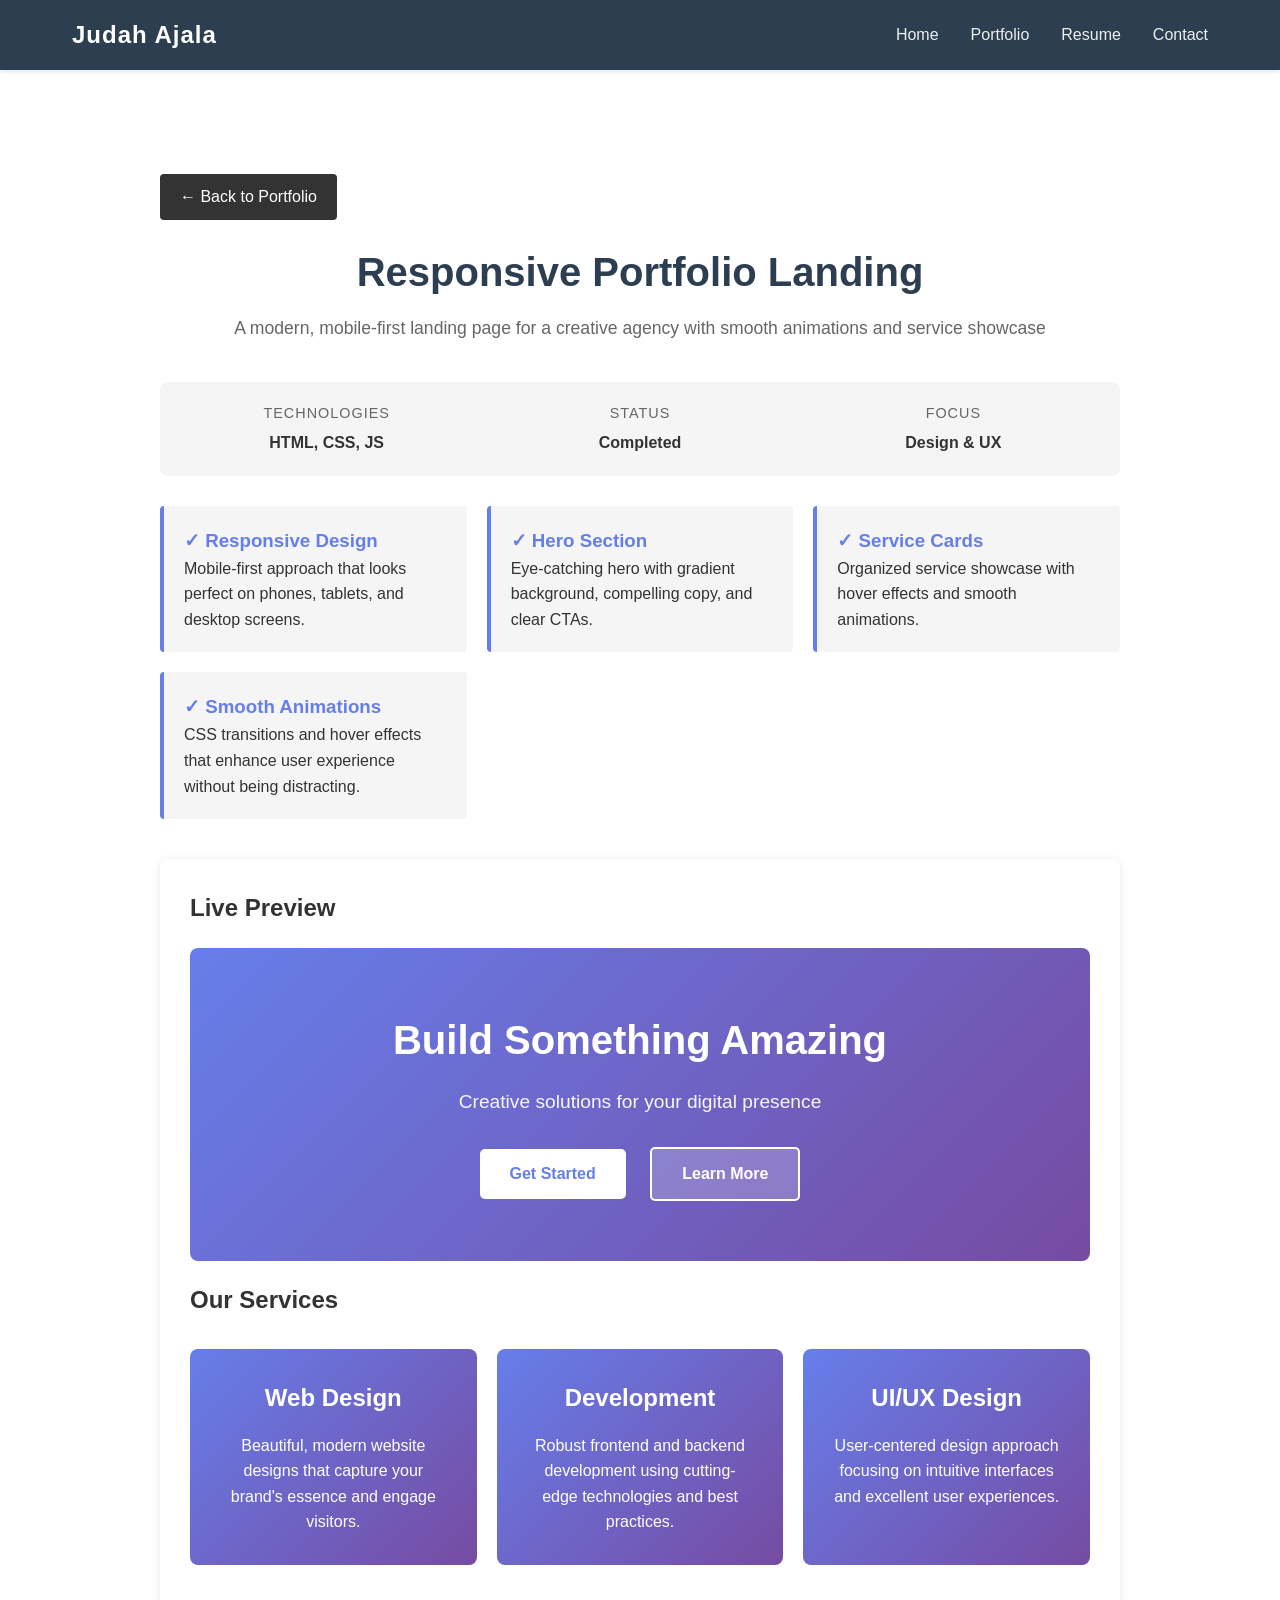
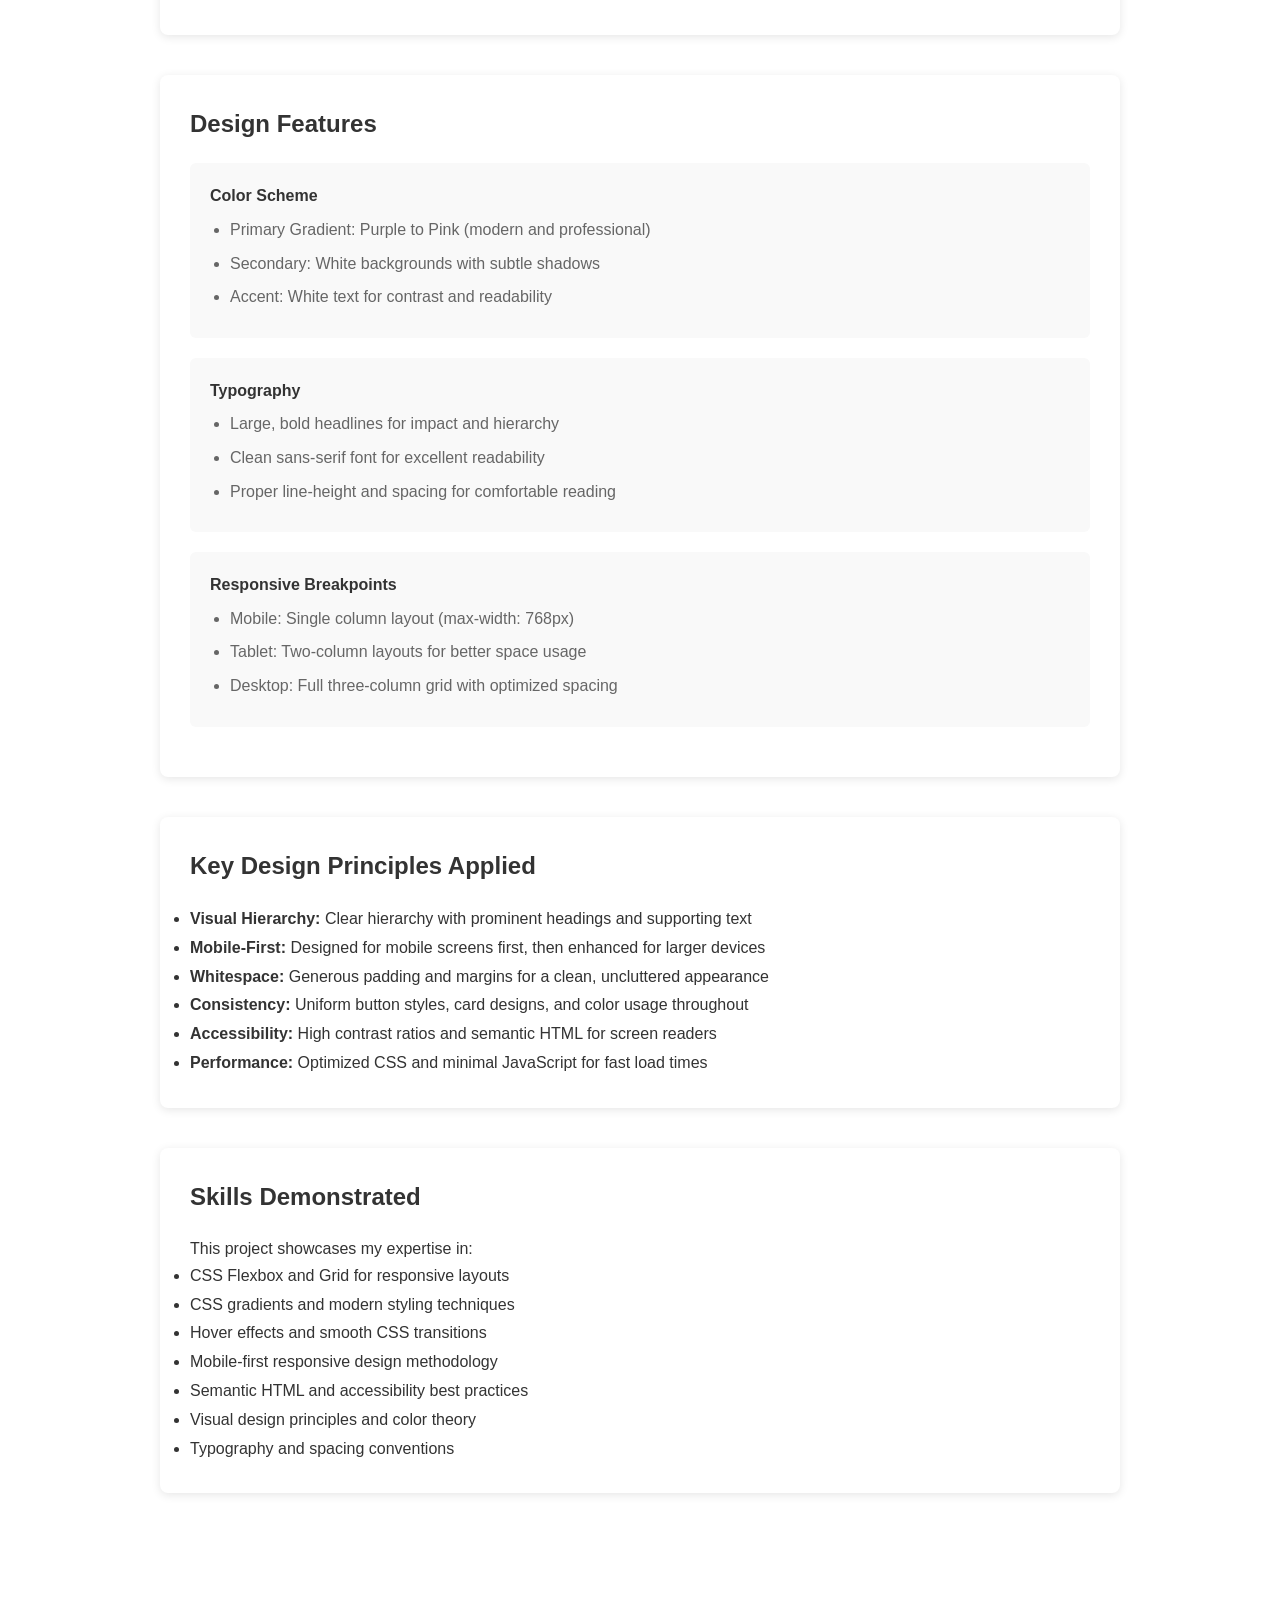
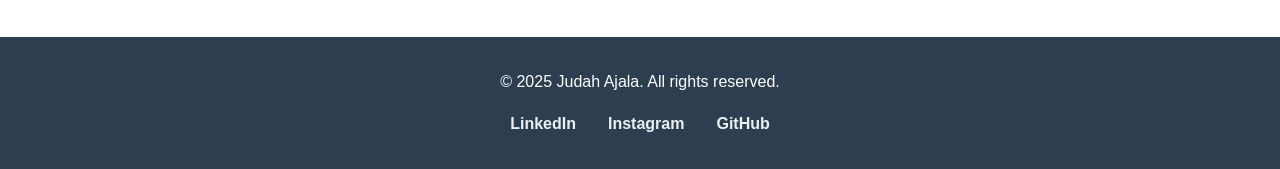
<file: projects/landing-page.html>
<!DOCTYPE html>
<html lang="en">
<head>
    <meta charset="UTF-8">
    <meta name="viewport" content="width=device-width, initial-scale=1.0">
    <title>Responsive Landing Page - Judah Ajala Portfolio</title>
    <link rel="stylesheet" href="../styles.css">
    <style>
        .project-detail-container {
            max-width: 1000px;
            margin: 0 auto;
            padding: 40px 20px;
        }

        .project-header {
            text-align: center;
            margin-bottom: 40px;
        }

        .project-header h1 {
            font-size: 2.5rem;
            margin-bottom: 10px;
        }

        .project-header p {
            color: #666;
            font-size: 1.1rem;
        }

        .project-info {
            display: grid;
            grid-template-columns: repeat(auto-fit, minmax(150px, 1fr));
            gap: 20px;
            margin: 30px 0;
            padding: 20px;
            background: #f5f5f5;
            border-radius: 8px;
        }

        .info-item {
            text-align: center;
        }

        .info-label {
            color: #666;
            font-size: 0.9rem;
            text-transform: uppercase;
            letter-spacing: 1px;
            margin-bottom: 5px;
        }

        .info-value {
            font-weight: bold;
            color: #333;
        }

        .demo-section {
            margin: 40px 0;
            padding: 30px;
            background: white;
            border-radius: 8px;
            box-shadow: 0 2px 10px rgba(0,0,0,0.1);
        }

        .demo-section h2 {
            margin-bottom: 20px;
            color: #333;
        }

        .landing-preview {
            background: linear-gradient(135deg, #667eea 0%, #764ba2 100%);
            padding: 60px 20px;
            border-radius: 8px;
            color: white;
            text-align: center;
            margin: 20px 0;
        }

        .landing-preview h2 {
            color: white;
            font-size: 2.5rem;
            margin-bottom: 15px;
        }

        .landing-preview p {
            font-size: 1.2rem;
            margin-bottom: 30px;
            opacity: 0.95;
        }

        .landing-preview .btn {
            display: inline-block;
            margin: 0 10px;
            padding: 12px 30px;
            background: white;
            color: #667eea;
            text-decoration: none;
            border-radius: 5px;
            font-weight: bold;
            transition: transform 0.3s;
        }

        .landing-preview .btn:hover {
            transform: translateY(-3px);
        }

        .services-grid {
            display: grid;
            grid-template-columns: repeat(auto-fit, minmax(250px, 1fr));
            gap: 20px;
            margin: 30px 0;
        }

        .service-card {
            padding: 30px;
            background: linear-gradient(135deg, #667eea 0%, #764ba2 100%);
            color: white;
            border-radius: 8px;
            text-align: center;
            transition: transform 0.3s;
        }

        .service-card:hover {
            transform: translateY(-10px);
        }

        .service-card h3 {
            font-size: 1.5rem;
            margin-bottom: 15px;
        }

        .features {
            display: grid;
            grid-template-columns: repeat(auto-fit, minmax(250px, 1fr));
            gap: 20px;
            margin: 30px 0;
        }

        .feature-card {
            padding: 20px;
            background: #f5f5f5;
            border-left: 4px solid #667eea;
            border-radius: 4px;
        }

        .feature-card h3 {
            margin-top: 0;
            color: #667eea;
        }

        .back-btn {
            display: inline-block;
            margin-bottom: 20px;
            padding: 10px 20px;
            background: #333;
            color: white;
            text-decoration: none;
            border-radius: 4px;
            transition: background 0.3s;
        }

        .back-btn:hover {
            background: #555;
        }

        .responsive-info {
            background: #f9f9f9;
            padding: 20px;
            border-radius: 6px;
            margin: 20px 0;
        }

        .responsive-info h4 {
            color: #333;
        }

        .responsive-info ul {
            padding-left: 20px;
        }

        .responsive-info li {
            margin: 8px 0;
            color: #666;
        }
    </style>
</head>
<body>
    <!-- Navigation -->
    <nav class="navbar">
        <div class="nav-container">
            <div class="logo">Judah Ajala</div>
            <ul class="nav-menu">
                <li><a href="../index.html" class="nav-link">Home</a></li>
                <li><a href="../portfolio.html" class="nav-link active">Portfolio</a></li>
                <li><a href="../resume.html" class="nav-link">Resume</a></li>
                <li><a href="../contact.html" class="nav-link">Contact</a></li>
            </ul>
        </div>
    </nav>

    <!-- Project Detail -->
    <section class="portfolio">
        <div class="project-detail-container">
            <a href="../portfolio.html" class="back-btn">← Back to Portfolio</a>
            
            <div class="project-header">
                <h1>Responsive Portfolio Landing</h1>
                <p>A modern, mobile-first landing page for a creative agency with smooth animations and service showcase</p>
            </div>

            <div class="project-info">
                <div class="info-item">
                    <div class="info-label">Technologies</div>
                    <div class="info-value">HTML, CSS, JS</div>
                </div>
                <div class="info-item">
                    <div class="info-label">Status</div>
                    <div class="info-value">Completed</div>
                </div>
                <div class="info-item">
                    <div class="info-label">Focus</div>
                    <div class="info-value">Design & UX</div>
                </div>
            </div>

            <div class="features">
                <div class="feature-card">
                    <h3>✓ Responsive Design</h3>
                    <p>Mobile-first approach that looks perfect on phones, tablets, and desktop screens.</p>
                </div>
                <div class="feature-card">
                    <h3>✓ Hero Section</h3>
                    <p>Eye-catching hero with gradient background, compelling copy, and clear CTAs.</p>
                </div>
                <div class="feature-card">
                    <h3>✓ Service Cards</h3>
                    <p>Organized service showcase with hover effects and smooth animations.</p>
                </div>
                <div class="feature-card">
                    <h3>✓ Smooth Animations</h3>
                    <p>CSS transitions and hover effects that enhance user experience without being distracting.</p>
                </div>
            </div>

            <div class="demo-section">
                <h2>Live Preview</h2>
                
                <div class="landing-preview">
                    <h2>Build Something Amazing</h2>
                    <p>Creative solutions for your digital presence</p>
                    <a href="#" class="btn">Get Started</a>
                    <a href="#" class="btn" style="background: rgba(255,255,255,0.2); color: white; border: 2px solid white;">Learn More</a>
                </div>

                <div class="demo-section" style="margin-top: 0; padding: 0; background: transparent; box-shadow: none;">
                    <h2>Our Services</h2>
                    <div class="services-grid">
                        <div class="service-card">
                            <h3>Web Design</h3>
                            <p>Beautiful, modern website designs that capture your brand's essence and engage visitors.</p>
                        </div>
                        <div class="service-card">
                            <h3>Development</h3>
                            <p>Robust frontend and backend development using cutting-edge technologies and best practices.</p>
                        </div>
                        <div class="service-card">
                            <h3>UI/UX Design</h3>
                            <p>User-centered design approach focusing on intuitive interfaces and excellent user experiences.</p>
                        </div>
                    </div>
                </div>
            </div>

            <div class="demo-section">
                <h2>Design Features</h2>
                <div class="responsive-info">
                    <h4>Color Scheme</h4>
                    <ul>
                        <li>Primary Gradient: Purple to Pink (modern and professional)</li>
                        <li>Secondary: White backgrounds with subtle shadows</li>
                        <li>Accent: White text for contrast and readability</li>
                    </ul>
                </div>

                <div class="responsive-info">
                    <h4>Typography</h4>
                    <ul>
                        <li>Large, bold headlines for impact and hierarchy</li>
                        <li>Clean sans-serif font for excellent readability</li>
                        <li>Proper line-height and spacing for comfortable reading</li>
                    </ul>
                </div>

                <div class="responsive-info">
                    <h4>Responsive Breakpoints</h4>
                    <ul>
                        <li>Mobile: Single column layout (max-width: 768px)</li>
                        <li>Tablet: Two-column layouts for better space usage</li>
                        <li>Desktop: Full three-column grid with optimized spacing</li>
                    </ul>
                </div>
            </div>

            <div class="demo-section">
                <h2>Key Design Principles Applied</h2>
                <ul style="line-height: 1.8;">
                    <li><strong>Visual Hierarchy:</strong> Clear hierarchy with prominent headings and supporting text</li>
                    <li><strong>Mobile-First:</strong> Designed for mobile screens first, then enhanced for larger devices</li>
                    <li><strong>Whitespace:</strong> Generous padding and margins for a clean, uncluttered appearance</li>
                    <li><strong>Consistency:</strong> Uniform button styles, card designs, and color usage throughout</li>
                    <li><strong>Accessibility:</strong> High contrast ratios and semantic HTML for screen readers</li>
                    <li><strong>Performance:</strong> Optimized CSS and minimal JavaScript for fast load times</li>
                </ul>
            </div>

            <div class="demo-section">
                <h2>Skills Demonstrated</h2>
                <p>This project showcases my expertise in:</p>
                <ul style="line-height: 1.8;">
                    <li>CSS Flexbox and Grid for responsive layouts</li>
                    <li>CSS gradients and modern styling techniques</li>
                    <li>Hover effects and smooth CSS transitions</li>
                    <li>Mobile-first responsive design methodology</li>
                    <li>Semantic HTML and accessibility best practices</li>
                    <li>Visual design principles and color theory</li>
                    <li>Typography and spacing conventions</li>
                </ul>
            </div>
        </div>
    </section>

    <!-- Footer -->
    <footer class="footer">
        <div class="footer-content">
            <p>&copy; 2025 Judah Ajala. All rights reserved.</p>
            <div class="social-links">
                <a href="https://www.linkedin.com/in/judah-ajala-894b92383" target="_blank">LinkedIn</a>
                <a href="https://www.instagram.com/juddddah" target="_blank">Instagram</a>
                <a href="https://github.com/judahajala" target="_blank">GitHub</a>
            </div>
        </div>
    </footer>

    <script src="../script.js"></script>
</body>
</html>
</file>
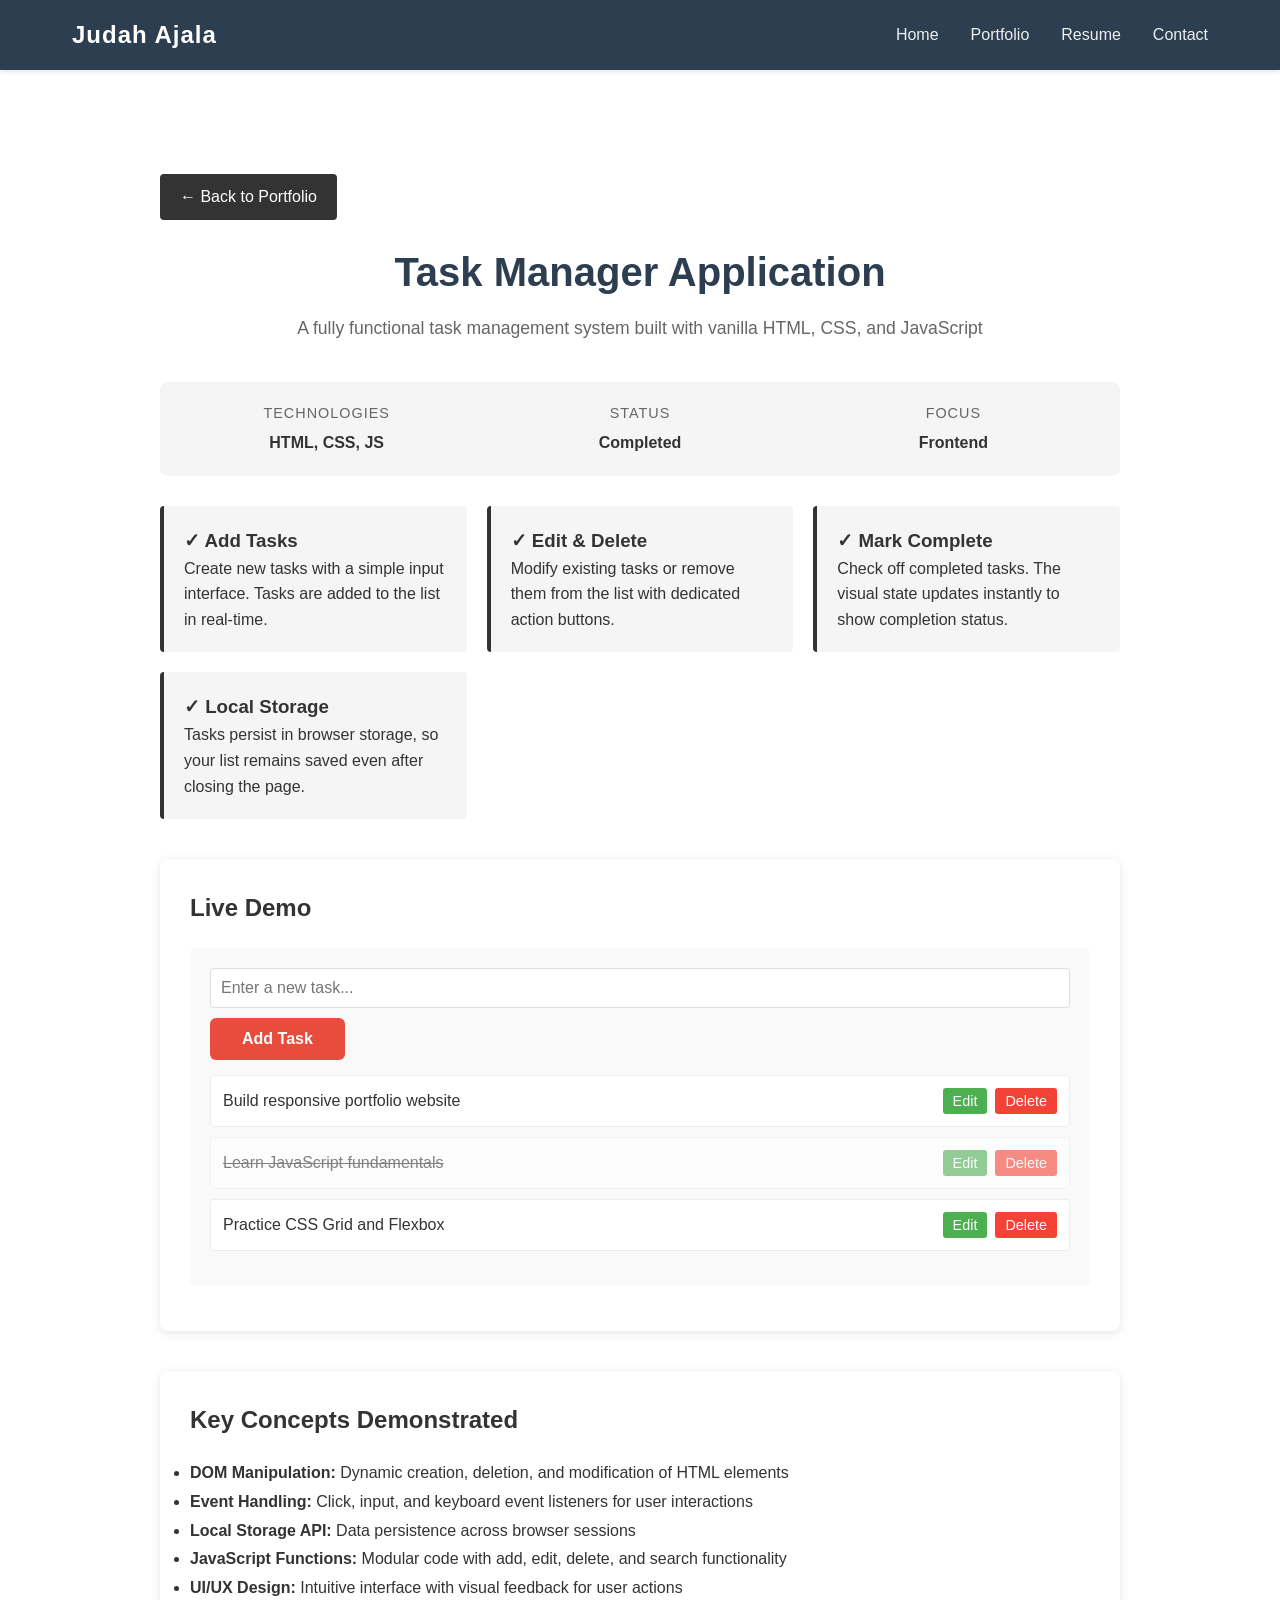
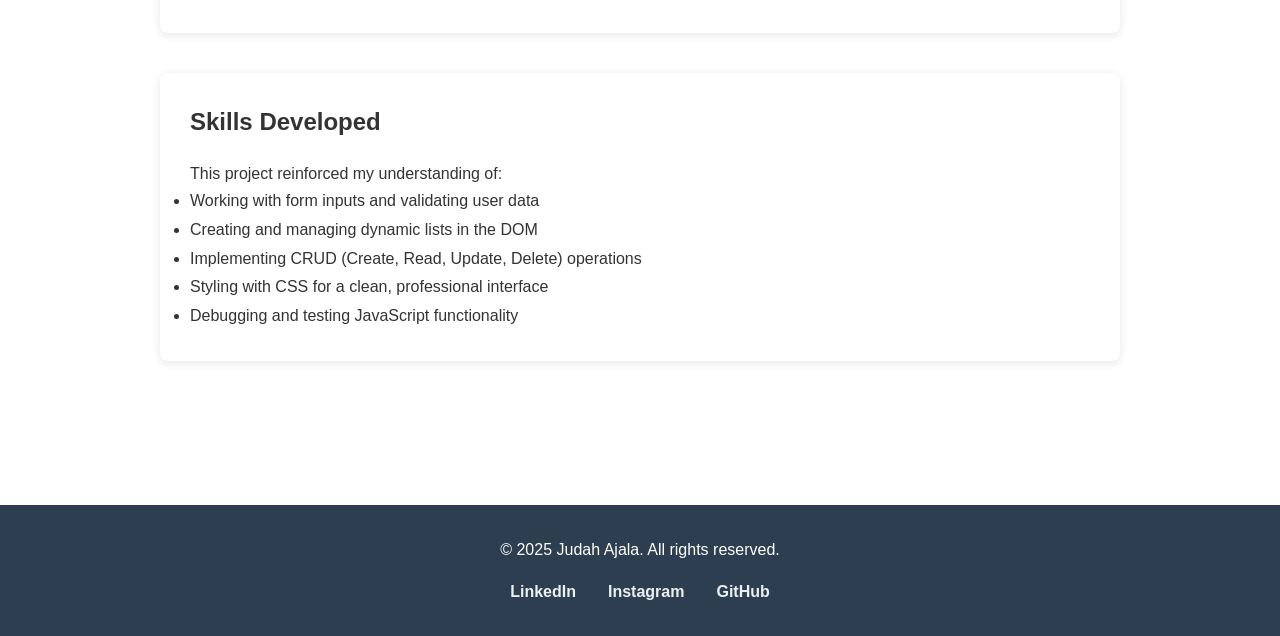
<file: projects/task-manager.html>
<!DOCTYPE html>
<html lang="en">
<head>
    <meta charset="UTF-8">
    <meta name="viewport" content="width=device-width, initial-scale=1.0">
    <title>Task Manager - Judah Ajala Portfolio</title>
    <link rel="stylesheet" href="../styles.css">
    <style>
        .project-detail-container {
            max-width: 1000px;
            margin: 0 auto;
            padding: 40px 20px;
        }

        .project-header {
            text-align: center;
            margin-bottom: 40px;
        }

        .project-header h1 {
            font-size: 2.5rem;
            margin-bottom: 10px;
        }

        .project-header p {
            color: #666;
            font-size: 1.1rem;
        }

        .project-info {
            display: grid;
            grid-template-columns: repeat(auto-fit, minmax(150px, 1fr));
            gap: 20px;
            margin: 30px 0;
            padding: 20px;
            background: #f5f5f5;
            border-radius: 8px;
        }

        .info-item {
            text-align: center;
        }

        .info-label {
            color: #666;
            font-size: 0.9rem;
            text-transform: uppercase;
            letter-spacing: 1px;
            margin-bottom: 5px;
        }

        .info-value {
            font-weight: bold;
            color: #333;
        }

        .demo-section {
            margin: 40px 0;
            padding: 30px;
            background: white;
            border-radius: 8px;
            box-shadow: 0 2px 10px rgba(0,0,0,0.1);
        }

        .demo-section h2 {
            margin-bottom: 20px;
            color: #333;
        }

        .task-demo {
            background: #f9f9f9;
            padding: 20px;
            border-radius: 6px;
            margin-bottom: 15px;
        }

        .task-demo input {
            width: 100%;
            padding: 10px;
            border: 1px solid #ddd;
            border-radius: 4px;
            margin-bottom: 10px;
            font-size: 1rem;
        }

        .task-list {
            list-style: none;
            padding: 0;
            margin: 15px 0;
        }

        .task-item {
            display: flex;
            justify-content: space-between;
            align-items: center;
            padding: 12px;
            background: white;
            border: 1px solid #eee;
            border-radius: 4px;
            margin-bottom: 10px;
        }

        .task-item.completed {
            opacity: 0.6;
        }

        .task-item.completed span {
            text-decoration: line-through;
        }

        .task-actions {
            display: flex;
            gap: 8px;
        }

        .task-actions button {
            padding: 5px 10px;
            border: none;
            border-radius: 3px;
            cursor: pointer;
            font-size: 0.9rem;
        }

        .task-actions .edit {
            background: #4CAF50;
            color: white;
        }

        .task-actions .delete {
            background: #f44336;
            color: white;
        }

        .features {
            display: grid;
            grid-template-columns: repeat(auto-fit, minmax(250px, 1fr));
            gap: 20px;
            margin: 30px 0;
        }

        .feature-card {
            padding: 20px;
            background: #f5f5f5;
            border-left: 4px solid #333;
            border-radius: 4px;
        }

        .feature-card h3 {
            margin-top: 0;
        }

        .back-btn {
            display: inline-block;
            margin-bottom: 20px;
            padding: 10px 20px;
            background: #333;
            color: white;
            text-decoration: none;
            border-radius: 4px;
            transition: background 0.3s;
        }

        .back-btn:hover {
            background: #555;
        }
    </style>
</head>
<body>
    <!-- Navigation -->
    <nav class="navbar">
        <div class="nav-container">
            <div class="logo">Judah Ajala</div>
            <ul class="nav-menu">
                <li><a href="../index.html" class="nav-link">Home</a></li>
                <li><a href="../portfolio.html" class="nav-link active">Portfolio</a></li>
                <li><a href="../resume.html" class="nav-link">Resume</a></li>
                <li><a href="../contact.html" class="nav-link">Contact</a></li>
            </ul>
        </div>
    </nav>

    <!-- Project Detail -->
    <section class="portfolio">
        <div class="project-detail-container">
            <a href="../portfolio.html" class="back-btn">← Back to Portfolio</a>
            
            <div class="project-header">
                <h1>Task Manager Application</h1>
                <p>A fully functional task management system built with vanilla HTML, CSS, and JavaScript</p>
            </div>

            <div class="project-info">
                <div class="info-item">
                    <div class="info-label">Technologies</div>
                    <div class="info-value">HTML, CSS, JS</div>
                </div>
                <div class="info-item">
                    <div class="info-label">Status</div>
                    <div class="info-value">Completed</div>
                </div>
                <div class="info-item">
                    <div class="info-label">Focus</div>
                    <div class="info-value">Frontend</div>
                </div>
            </div>

            <div class="features">
                <div class="feature-card">
                    <h3>✓ Add Tasks</h3>
                    <p>Create new tasks with a simple input interface. Tasks are added to the list in real-time.</p>
                </div>
                <div class="feature-card">
                    <h3>✓ Edit & Delete</h3>
                    <p>Modify existing tasks or remove them from the list with dedicated action buttons.</p>
                </div>
                <div class="feature-card">
                    <h3>✓ Mark Complete</h3>
                    <p>Check off completed tasks. The visual state updates instantly to show completion status.</p>
                </div>
                <div class="feature-card">
                    <h3>✓ Local Storage</h3>
                    <p>Tasks persist in browser storage, so your list remains saved even after closing the page.</p>
                </div>
            </div>

            <div class="demo-section">
                <h2>Live Demo</h2>
                <div class="task-demo">
                    <input type="text" id="taskInput" placeholder="Enter a new task..." />
                    <button onclick="addTask()" class="btn btn-primary">Add Task</button>
                    
                    <ul class="task-list" id="taskList">
                        <li class="task-item">
                            <span>Build responsive portfolio website</span>
                            <div class="task-actions">
                                <button class="edit">Edit</button>
                                <button class="delete">Delete</button>
                            </div>
                        </li>
                        <li class="task-item completed">
                            <span>Learn JavaScript fundamentals</span>
                            <div class="task-actions">
                                <button class="edit">Edit</button>
                                <button class="delete">Delete</button>
                            </div>
                        </li>
                        <li class="task-item">
                            <span>Practice CSS Grid and Flexbox</span>
                            <div class="task-actions">
                                <button class="edit">Edit</button>
                                <button class="delete">Delete</button>
                            </div>
                        </li>
                    </ul>
                </div>
            </div>

            <div class="demo-section">
                <h2>Key Concepts Demonstrated</h2>
                <ul style="line-height: 1.8;">
                    <li><strong>DOM Manipulation:</strong> Dynamic creation, deletion, and modification of HTML elements</li>
                    <li><strong>Event Handling:</strong> Click, input, and keyboard event listeners for user interactions</li>
                    <li><strong>Local Storage API:</strong> Data persistence across browser sessions</li>
                    <li><strong>JavaScript Functions:</strong> Modular code with add, edit, delete, and search functionality</li>
                    <li><strong>UI/UX Design:</strong> Intuitive interface with visual feedback for user actions</li>
                </ul>
            </div>

            <div class="demo-section">
                <h2>Skills Developed</h2>
                <p>This project reinforced my understanding of:</p>
                <ul style="line-height: 1.8;">
                    <li>Working with form inputs and validating user data</li>
                    <li>Creating and managing dynamic lists in the DOM</li>
                    <li>Implementing CRUD (Create, Read, Update, Delete) operations</li>
                    <li>Styling with CSS for a clean, professional interface</li>
                    <li>Debugging and testing JavaScript functionality</li>
                </ul>
            </div>
        </div>
    </section>

    <!-- Footer -->
    <footer class="footer">
        <div class="footer-content">
            <p>&copy; 2025 Judah Ajala. All rights reserved.</p>
            <div class="social-links">
                <a href="https://www.linkedin.com/in/judah-ajala-894b92383" target="_blank">LinkedIn</a>
                <a href="https://www.instagram.com/juddddah" target="_blank">Instagram</a>
                <a href="https://github.com/judahajala" target="_blank">GitHub</a>
            </div>
        </div>
    </footer>

    <script src="../script.js"></script>
    <script>
        function addTask() {
            const input = document.getElementById('taskInput');
            if(input.value.trim() !== '') {
                const taskList = document.getElementById('taskList');
                const li = document.createElement('li');
                li.className = 'task-item';
                li.innerHTML = `
                    <span>${input.value}</span>
                    <div class="task-actions">
                        <button class="edit">Edit</button>
                        <button class="delete">Delete</button>
                    </div>
                `;
                taskList.appendChild(li);
                input.value = '';
            }
        }
    </script>
</body>
</html>
</file>
<file: styles.css>
/* ===== Root Variables ===== */
:root {
    --primary-color: #2c3e50;
    --secondary-color: #e74c3c;
    --accent-color: #3498db;
    --bg-light: #f8f9fa;
    --text-dark: #333333;
    --text-light: #666666;
    --border-color: #e0e0e0;
    --transition: all 0.3s ease;
}

/* ===== Reset & Base Styles ===== */
* {
    margin: 0;
    padding: 0;
    box-sizing: border-box;
}

html {
    scroll-behavior: smooth;
}

body {
    font-family: 'Segoe UI', Tahoma, Geneva, Verdana, sans-serif;
    color: var(--text-dark);
    background-color: #ffffff;
    line-height: 1.6;
}

/* ===== Navigation ===== */
.navbar {
    background-color: var(--primary-color);
    color: white;
    padding: 1rem 0;
    position: sticky;
    top: 0;
    z-index: 100;
    box-shadow: 0 2px 4px rgba(0, 0, 0, 0.1);
}

.nav-container {
    max-width: 1200px;
    margin: 0 auto;
    padding: 0 2rem;
    display: flex;
    justify-content: space-between;
    align-items: center;
}

.logo {
    font-size: 1.5rem;
    font-weight: bold;
    letter-spacing: 1px;
}

.nav-menu {
    display: flex;
    list-style: none;
    gap: 2rem;
}

.nav-link {
    color: #ecf0f1;
    text-decoration: none;
    transition: var(--transition);
    padding: 0.5rem 0;
    border-bottom: 2px solid transparent;
}

.nav-link:hover,
.nav-link.active {
    color: var(--secondary-color);
    border-bottom-color: var(--secondary-color);
}

/* ===== Container & Layout ===== */
.container {
    max-width: 1200px;
    margin: 0 auto;
    padding: 0 2rem;
}

/* ===== Hero Section ===== */
.hero {
    background: linear-gradient(135deg, #f5f7fa 0%, #c3cfe2 100%);
    padding: 4rem 2rem;
    min-height: 600px;
    display: flex;
    align-items: center;
}

.hero-container {
    max-width: 1200px;
    margin: 0 auto;
    width: 100%;
    display: grid;
    grid-template-columns: 1fr 1fr;
    gap: 3rem;
    align-items: center;
}

.hero-content h1 {
    font-size: 3.5rem;
    color: var(--primary-color);
    margin-bottom: 1rem;
    line-height: 1.2;
}

.hero-content p {
    font-size: 1.25rem;
    color: var(--text-light);
    margin-bottom: 0.5rem;
}

.hero-description {
    font-size: 1rem !important;
    color: var(--text-dark);
    margin-bottom: 2rem !important;
    line-height: 1.7;
}

.hero-buttons {
    display: flex;
    gap: 1.5rem;
    margin-top: 2rem;
}

.hero-image {
    text-align: center;
}

.hero-image img {
    width: 100%;
    max-width: 350px;
    border-radius: 12px;
    box-shadow: 0 10px 40px rgba(0, 0, 0, 0.15);
    transition: var(--transition);
}

.hero-image img:hover {
    transform: translateY(-8px);
    box-shadow: 0 15px 50px rgba(0, 0, 0, 0.2);
}

/* ===== Buttons ===== */
.btn {
    display: inline-block;
    padding: 0.75rem 2rem;
    border: none;
    border-radius: 6px;
    font-size: 1rem;
    cursor: pointer;
    text-decoration: none;
    transition: var(--transition);
    font-weight: 600;
    text-align: center;
}

.btn-primary {
    background-color: var(--secondary-color);
    color: white;
}

.btn-primary:hover {
    background-color: #c0392b;
    transform: translateY(-2px);
    box-shadow: 0 6px 12px rgba(231, 76, 60, 0.3);
}

.btn-secondary {
    background-color: transparent;
    color: var(--primary-color);
    border: 2px solid var(--primary-color);
}

.btn-secondary:hover {
    background-color: var(--primary-color);
    color: white;
    transform: translateY(-2px);
}

/* ===== About Preview Section ===== */
.about-preview {
    padding: 4rem 2rem;
    background-color: var(--bg-light);
}

.about-preview h2 {
    font-size: 2.5rem;
    color: var(--primary-color);
    margin-bottom: 3rem;
    text-align: center;
}

.about-grid {
    display: grid;
    grid-template-columns: repeat(auto-fit, minmax(280px, 1fr));
    gap: 2rem;
}

.about-card {
    background-color: white;
    padding: 2rem;
    border-radius: 8px;
    box-shadow: 0 4px 12px rgba(0, 0, 0, 0.08);
    transition: var(--transition);
}

.about-card:hover {
    transform: translateY(-6px);
    box-shadow: 0 8px 20px rgba(0, 0, 0, 0.12);
}

.about-card h3 {
    color: var(--secondary-color);
    font-size: 1.3rem;
    margin-bottom: 1rem;
}

.about-card p {
    color: var(--text-light);
    line-height: 1.7;
}

/* ===== Portfolio Section ===== */
.portfolio {
    padding: 4rem 2rem;
}

.portfolio h1 {
    font-size: 2.5rem;
    color: var(--primary-color);
    text-align: center;
    margin-bottom: 1rem;
}

.section-subtitle {
    text-align: center;
    color: var(--text-light);
    font-size: 1.1rem;
    margin-bottom: 3rem;
}

.projects-grid {
    display: grid;
    grid-template-columns: repeat(auto-fit, minmax(350px, 1fr));
    gap: 2rem;
}

.project-card {
    background-color: white;
    border: 1px solid var(--border-color);
    border-radius: 8px;
    padding: 2rem;
    transition: var(--transition);
    height: 100%;
}

.project-card:hover {
    box-shadow: 0 8px 24px rgba(0, 0, 0, 0.12);
    transform: translateY(-6px);
    border-color: var(--secondary-color);
}

.project-content h3 {
    color: var(--primary-color);
    font-size: 1.3rem;
    margin-bottom: 1rem;
}

.project-content p {
    color: var(--text-light);
    line-height: 1.6;
    margin-bottom: 1.5rem;
}

.project-tags {
    display: flex;
    gap: 0.5rem;
    flex-wrap: wrap;
    margin-bottom: 1.5rem;
}

.tag {
    background-color: var(--bg-light);
    color: var(--primary-color);
    padding: 0.3rem 0.8rem;
    border-radius: 20px;
    font-size: 0.85rem;
    font-weight: 600;
}

.project-link {
    color: var(--secondary-color);
    text-decoration: none;
    font-weight: 600;
    transition: var(--transition);
}

.project-link:hover {
    color: var(--accent-color);
}

/* ===== Resume Section ===== */
.resume-section {
    padding: 4rem 2rem;
    background-color: var(--bg-light);
}

.resume-container {
    background-color: white;
    padding: 3rem;
    border-radius: 8px;
    box-shadow: 0 4px 12px rgba(0, 0, 0, 0.08);
}

.resume-header {
    text-align: center;
    margin-bottom: 3rem;
    padding-bottom: 2rem;
    border-bottom: 2px solid var(--border-color);
}

.resume-header h1 {
    color: var(--primary-color);
    font-size: 2.5rem;
    margin-bottom: 0.5rem;
}

.resume-subtitle {
    color: var(--secondary-color);
    font-size: 1.2rem;
    margin-bottom: 1rem;
}

.resume-contact {
    display: flex;
    gap: 2rem;
    justify-content: center;
    flex-wrap: wrap;
    color: var(--text-light);
}

.resume-content {
    margin-bottom: 2rem;
}

.resume-section-block {
    margin-bottom: 2.5rem;
}

.resume-section-block h2 {
    color: var(--primary-color);
    font-size: 1.5rem;
    margin-bottom: 1.5rem;
    border-bottom: 2px solid var(--secondary-color);
    padding-bottom: 0.5rem;
}

.resume-item {
    margin-bottom: 1.5rem;
}

.resume-item-header {
    display: flex;
    justify-content: space-between;
    align-items: baseline;
    margin-bottom: 0.3rem;
}

.resume-item h3 {
    color: var(--primary-color);
    font-size: 1.1rem;
}

.date {
    color: var(--secondary-color);
    font-size: 0.95rem;
    font-weight: 600;
}

.resume-item-subtitle {
    color: var(--text-light);
    font-size: 0.95rem;
    margin-bottom: 0.5rem;
}

.resume-details {
    color: var(--text-dark);
    margin-top: 0.5rem;
}

.resume-list {
    list-style-position: inside;
    color: var(--text-dark);
    line-height: 1.8;
}

.resume-list li {
    margin-bottom: 0.5rem;
}

.skills-grid {
    display: grid;
    grid-template-columns: repeat(auto-fit, minmax(200px, 1fr));
    gap: 2rem;
}

.skill-item {
    padding: 1.5rem;
    background-color: var(--bg-light);
    border-radius: 6px;
    border-left: 4px solid var(--secondary-color);
}

.skill-item strong {
    color: var(--primary-color);
    display: block;
    margin-bottom: 0.5rem;
}

.skill-item p {
    color: var(--text-light);
}

.resume-action {
    text-align: center;
    margin-top: 3rem;
    padding-top: 2rem;
    border-top: 2px solid var(--border-color);
}

/* ===== Contact Section ===== */
.contact-section {
    padding: 4rem 2rem;
}

.contact-section h1 {
    font-size: 2.5rem;
    color: var(--primary-color);
    text-align: center;
    margin-bottom: 1rem;
}

.contact-container {
    display: grid;
    grid-template-columns: 1fr 1fr;
    gap: 3rem;
    margin-top: 3rem;
}

.contact-form-wrapper h2,
.contact-info-wrapper h2 {
    color: var(--primary-color);
    font-size: 1.5rem;
    margin-bottom: 2rem;
}

/* ===== Form Styles ===== */
.contact-form {
    display: flex;
    flex-direction: column;
    gap: 1.5rem;
}

.form-group {
    display: flex;
    flex-direction: column;
}

.form-group label {
    color: var(--primary-color);
    font-weight: 600;
    margin-bottom: 0.5rem;
}

.form-group input,
.form-group textarea {
    padding: 0.75rem;
    border: 1px solid var(--border-color);
    border-radius: 6px;
    font-family: inherit;
    font-size: 1rem;
    transition: var(--transition);
}

.form-group input:focus,
.form-group textarea:focus {
    outline: none;
    border-color: var(--secondary-color);
    box-shadow: 0 0 0 3px rgba(231, 76, 60, 0.1);
}

.form-message {
    text-align: center;
    padding: 1rem;
    border-radius: 6px;
    display: none;
}

.form-message.success {
    display: block;
    background-color: #d4edda;
    color: #155724;
    border: 1px solid #c3e6cb;
}

.form-message.error {
    display: block;
    background-color: #f8d7da;
    color: #721c24;
    border: 1px solid #f5c6cb;
}

/* ===== Contact Info ===== */
.contact-info-item {
    margin-bottom: 2rem;
    padding-bottom: 2rem;
    border-bottom: 1px solid var(--border-color);
}

.contact-info-item:last-child {
    border-bottom: none;
}

.contact-info-item h3 {
    color: var(--secondary-color);
    font-size: 1.1rem;
    margin-bottom: 0.5rem;
}

.contact-info-item p,
.contact-info-item a {
    color: var(--text-light);
    text-decoration: none;
    transition: var(--transition);
}

.contact-info-item a:hover {
    color: var(--secondary-color);
}

.contact-social-links {
    display: flex;
    gap: 1rem;
    flex-wrap: wrap;
}

.social-btn {
    background-color: var(--primary-color);
    color: white;
    padding: 0.6rem 1.2rem;
    border-radius: 6px;
    text-decoration: none;
    transition: var(--transition);
    font-weight: 600;
}

.social-btn:hover {
    background-color: var(--secondary-color);
    transform: translateY(-2px);
}

/* ===== Footer ===== */
.footer {
    background-color: var(--primary-color);
    color: white;
    padding: 2rem;
    text-align: center;
}

.footer-content {
    max-width: 1200px;
    margin: 0 auto;
}

.footer-content p {
    margin-bottom: 1rem;
}

.social-links {
    display: flex;
    justify-content: center;
    gap: 2rem;
    flex-wrap: wrap;
}

.social-links a {
    color: #ecf0f1;
    text-decoration: none;
    transition: var(--transition);
    font-weight: 600;
}

.social-links a:hover {
    color: var(--secondary-color);
}

/* ===== Responsive Design ===== */
@media (max-width: 768px) {
    .nav-menu {
        gap: 1rem;
        font-size: 0.9rem;
    }

    .hero-container {
        grid-template-columns: 1fr;
        gap: 2rem;
        padding: 0 1rem;
    }

    .hero-content h1 {
        font-size: 2rem;
    }

    .hero-content p {
        font-size: 1rem;
    }

    .hero-buttons {
        flex-direction: column;
    }

    .hero-buttons .btn {
        width: 100%;
    }

    .about-grid {
        grid-template-columns: 1fr;
    }

    .projects-grid {
        grid-template-columns: 1fr;
    }

    .contact-container {
        grid-template-columns: 1fr;
    }

    .resume-container {
        padding: 1.5rem;
    }

    .resume-contact {
        flex-direction: column;
        gap: 0.5rem;
    }

    .resume-item-header {
        flex-direction: column;
        align-items: flex-start;
    }

    .date {
        margin-top: 0.3rem;
    }

    .skills-grid {
        grid-template-columns: 1fr;
    }

    h1 {
        font-size: 1.8rem;
    }

    h2 {
        font-size: 1.3rem;
    }

    .footer-content {
        padding: 0 1rem;
    }
}
</file>
